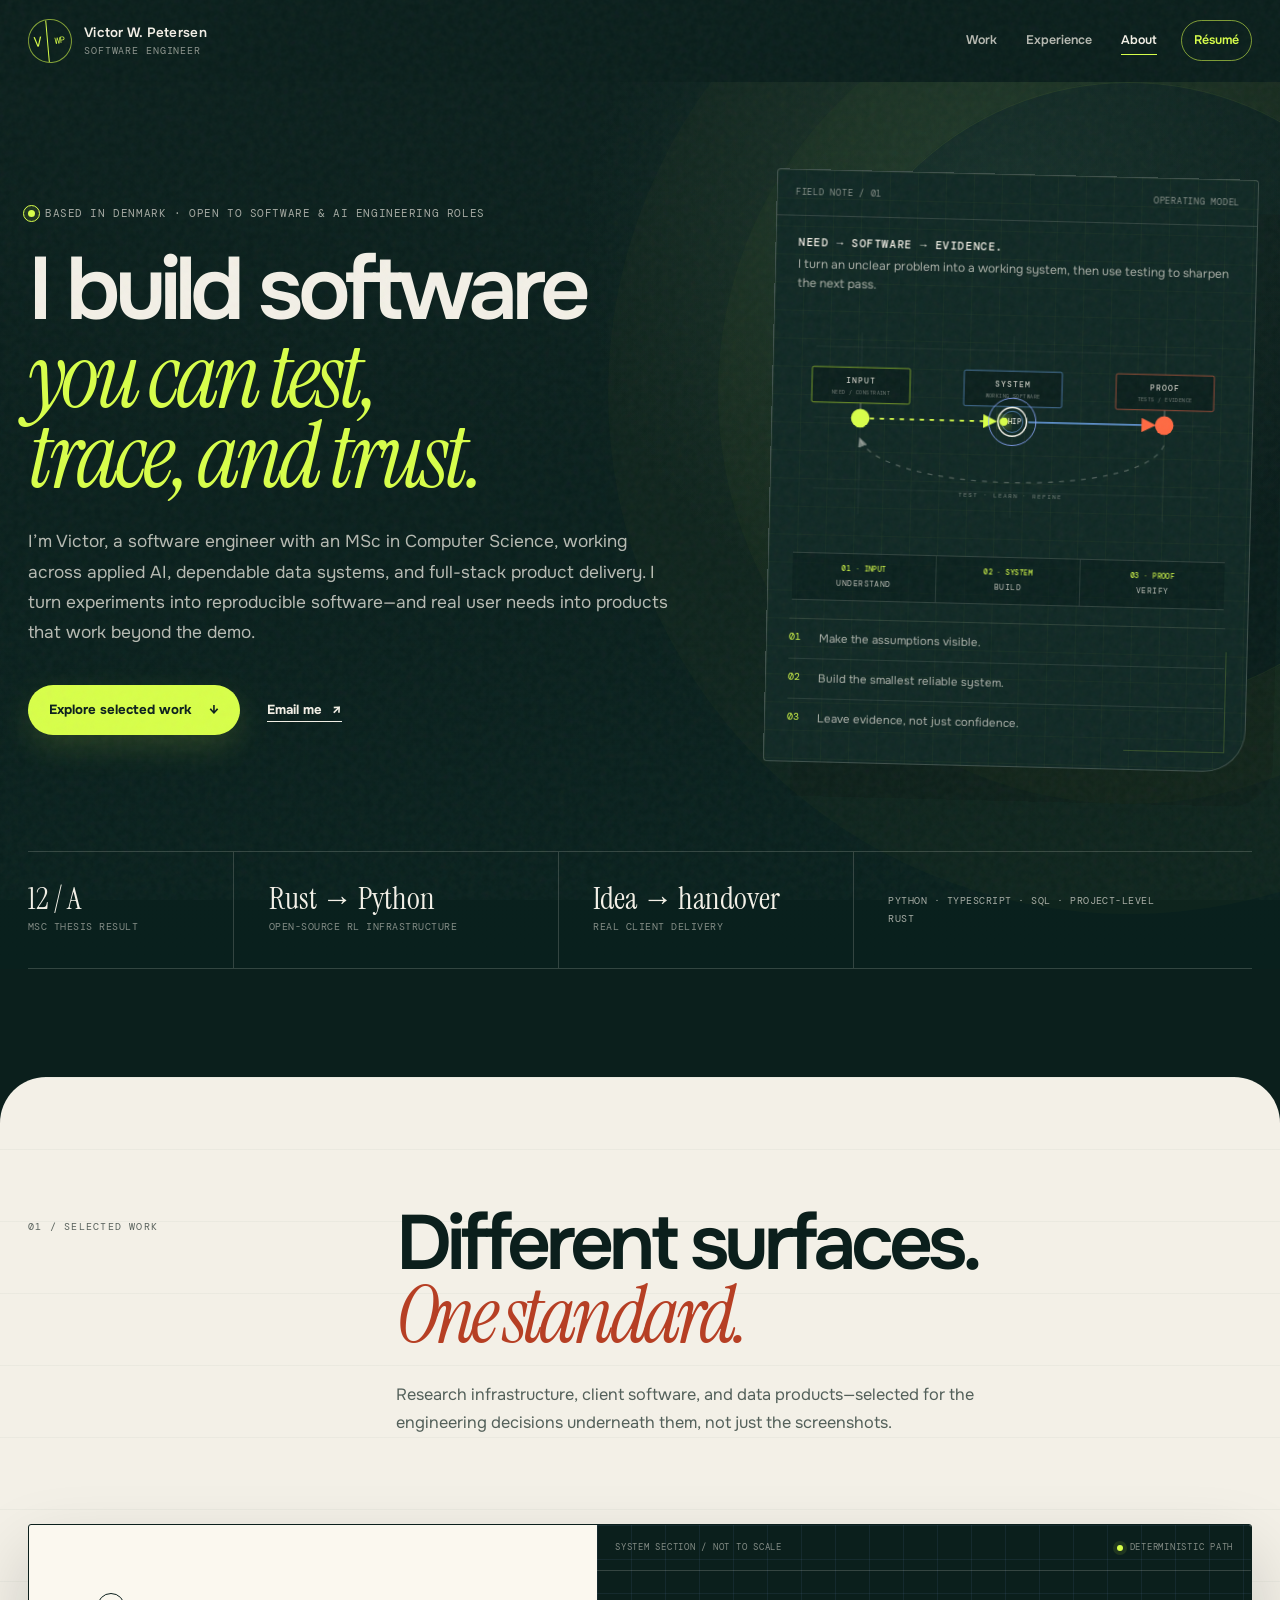
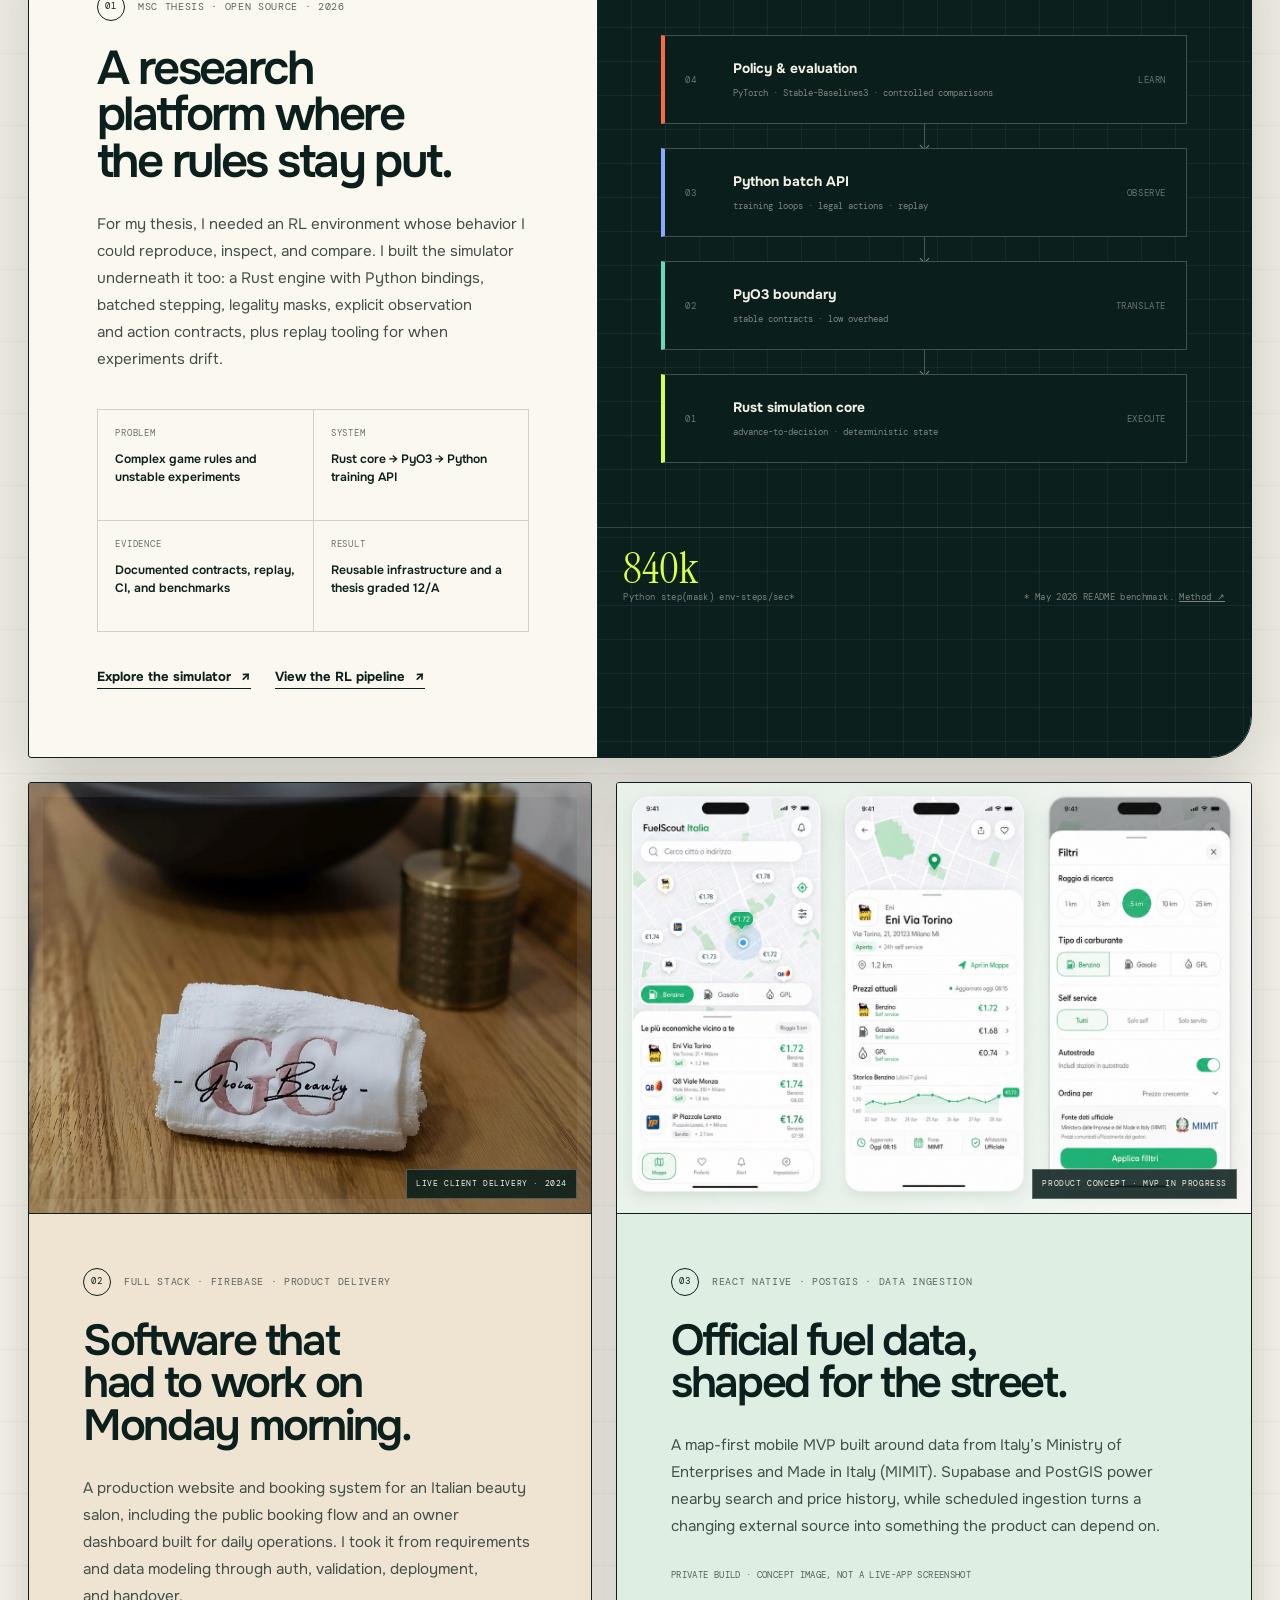
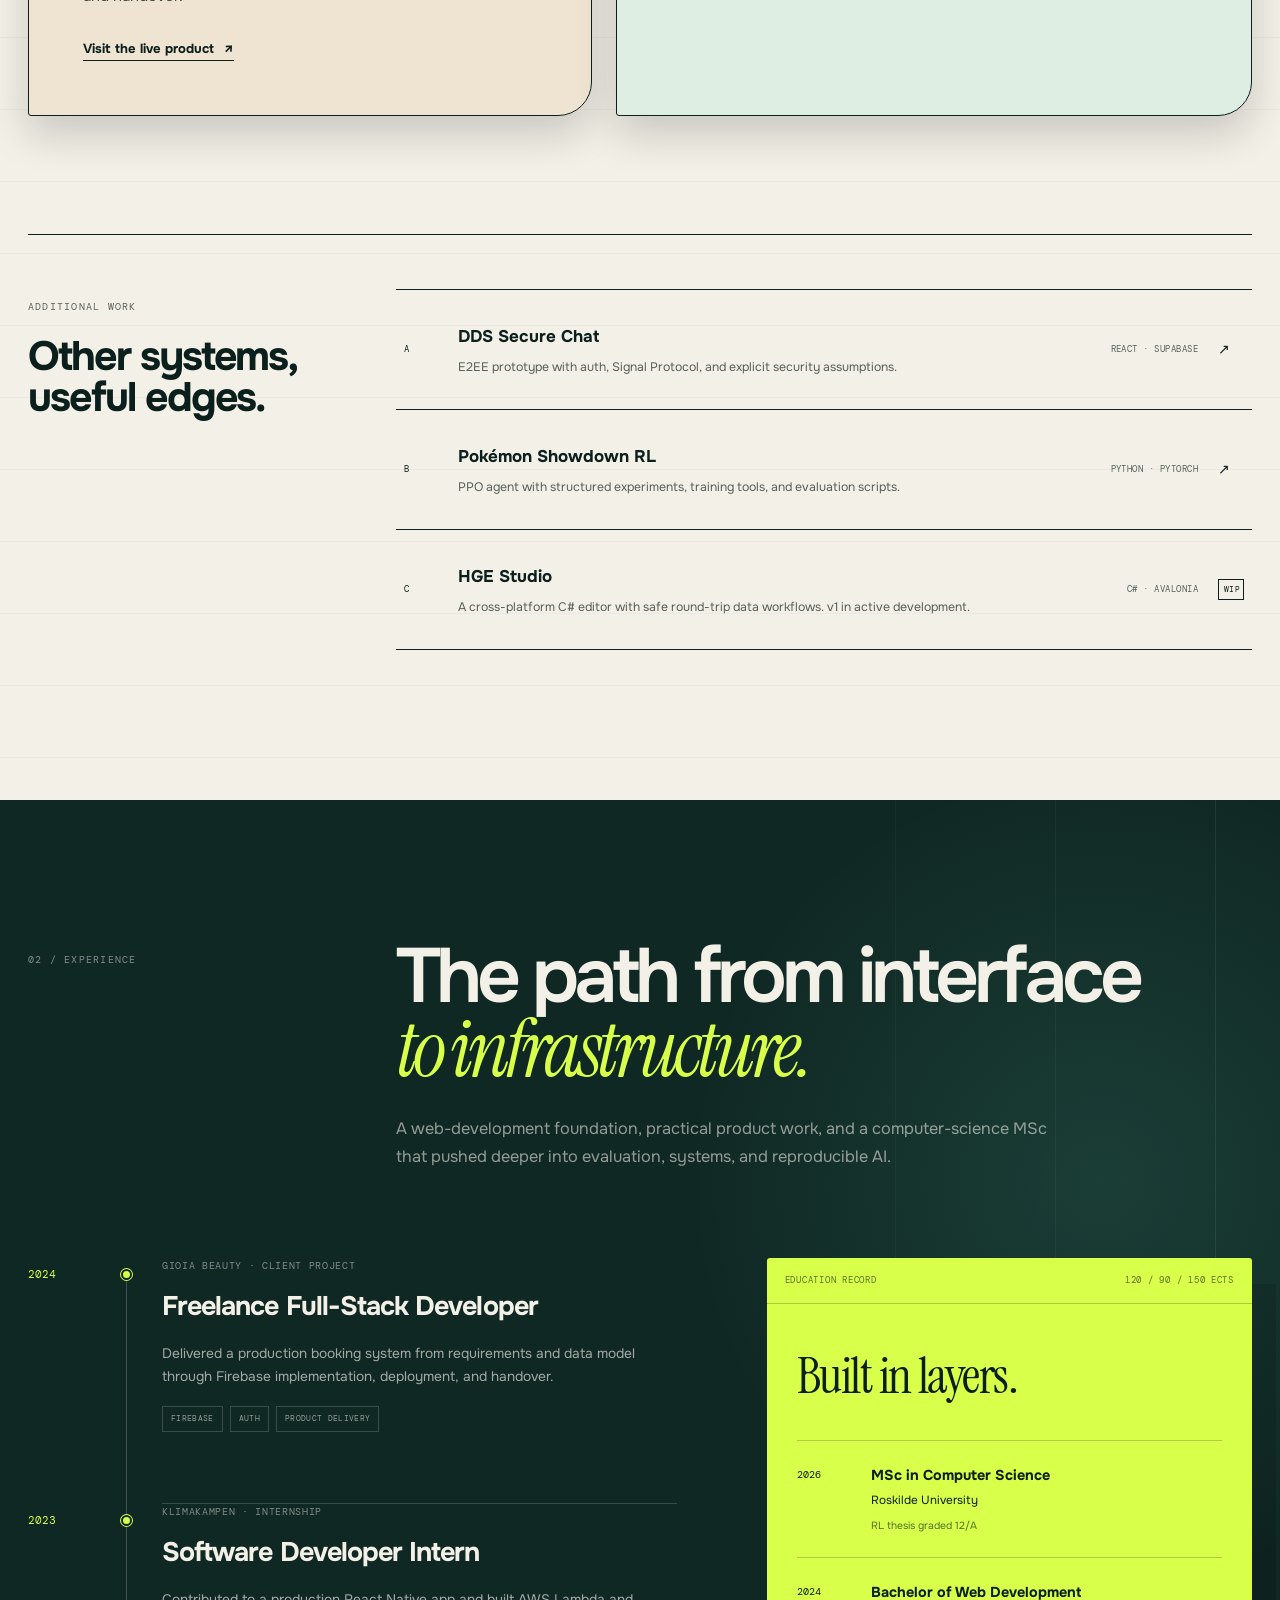
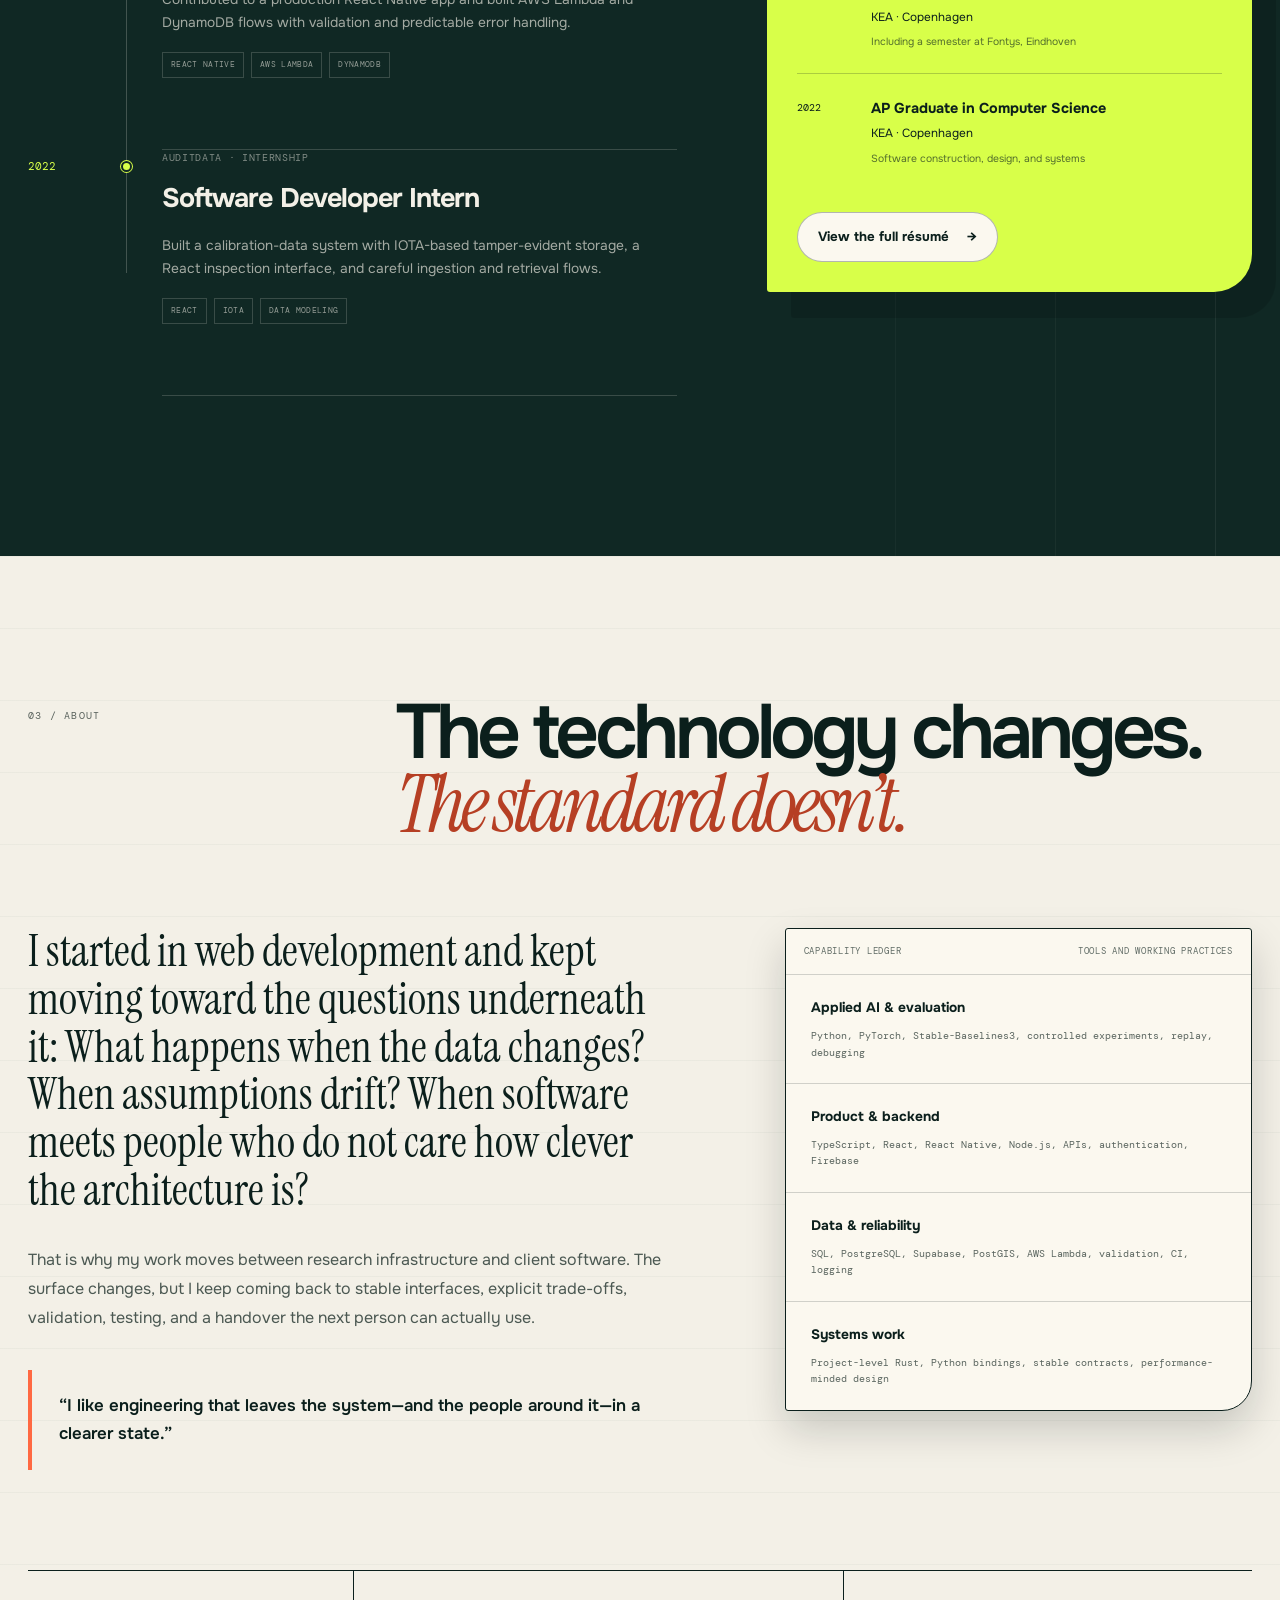
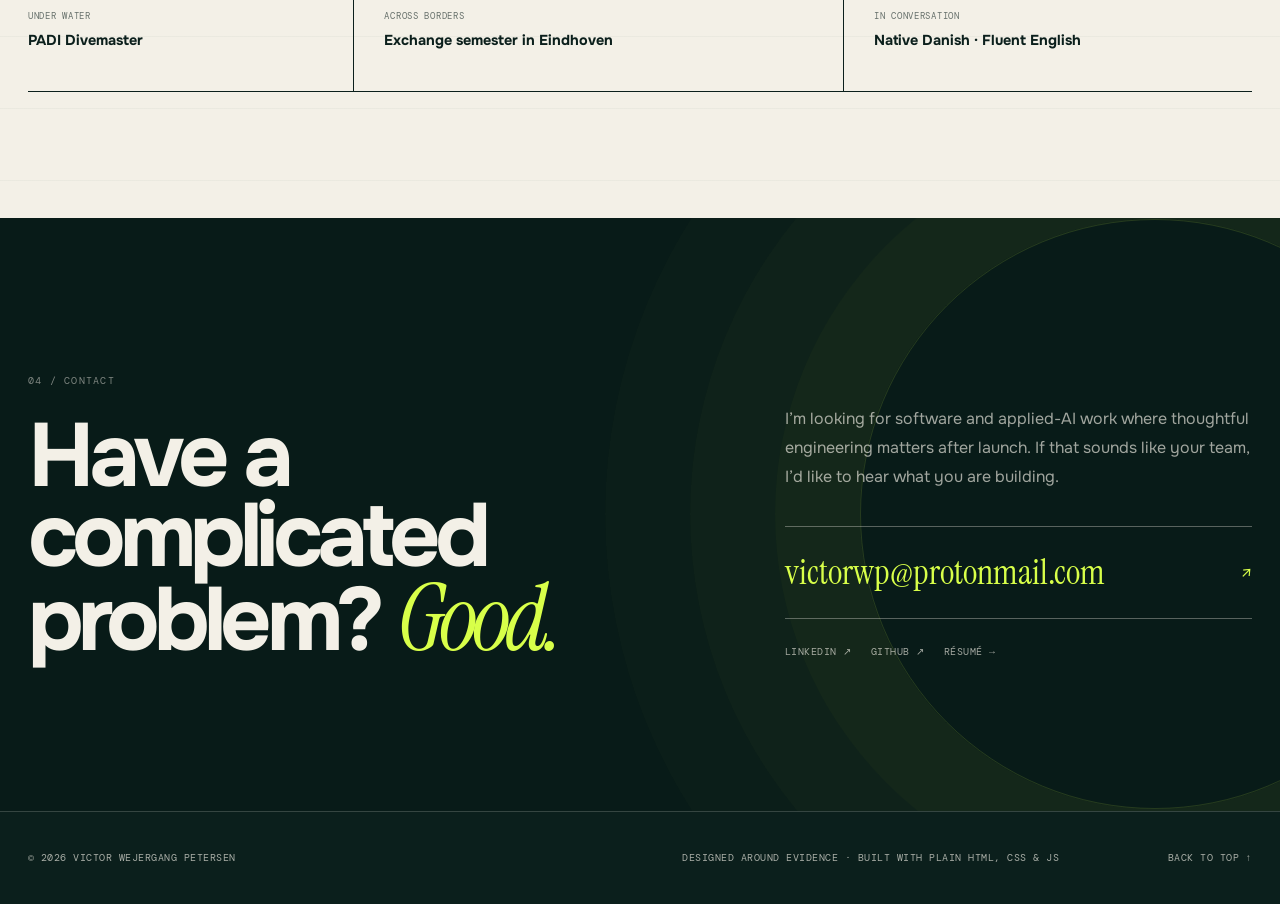
<file: index.html>
<!doctype html>
<html lang="en">
  <head>
    <meta charset="UTF-8" />
    <meta name="viewport" content="width=device-width, initial-scale=1" />
    <title>Victor W. Petersen — Software Engineer</title>
    <meta
      name="description"
      content="Victor Wejergang Petersen is a software engineer building reproducible AI systems, reliable backends, and full-stack products."
    />
    <meta name="author" content="Victor Wejergang Petersen" />
    <meta name="theme-color" content="#0b1f1c" />
    <meta name="robots" content="index,follow,max-image-preview:large,max-snippet:-1,max-video-preview:-1" />
    <link rel="canonical" href="https://victorwp.com/" />
    <link rel="alternate" type="text/plain" href="resume.txt" title="Plain-text résumé" />
    <link rel="alternate" type="application/json" href="resume.json" title="JSON Résumé" />

    <meta property="og:type" content="website" />
    <meta property="og:url" content="https://victorwp.com/" />
    <meta property="og:title" content="Victor W. Petersen — Software Engineer" />
    <meta
      property="og:description"
      content="Applied AI, dependable data systems, and full-stack products built to hold up beyond the demo."
    />
    <meta property="og:image" content="https://victorwp.com/assets/og-image.png" />
    <meta property="og:image:alt" content="Victor W. Petersen — software you can test, trace, and trust." />
    <meta name="twitter:card" content="summary_large_image" />
    <meta name="twitter:title" content="Victor W. Petersen — Software Engineer" />
    <meta
      name="twitter:description"
      content="Applied AI, dependable data systems, and full-stack products built to hold up beyond the demo."
    />
    <meta name="twitter:image" content="https://victorwp.com/assets/og-image.png" />

    <script>
      document.documentElement.classList.add("js");
    </script>
    <link rel="preconnect" href="https://fonts.googleapis.com" />
    <link rel="preconnect" href="https://fonts.gstatic.com" crossorigin />
    <link
      href="https://fonts.googleapis.com/css2?family=DM+Mono:wght@400;500&amp;family=Instrument+Serif:ital@0;1&amp;family=Onest:wght@400;500;600;700&amp;display=swap"
      rel="stylesheet"
    />
    <link rel="icon" href="favicon.svg" type="image/svg+xml" />
    <link rel="stylesheet" href="styles.css" />

    <script type="application/ld+json">
      {
        "@context": "https://schema.org",
        "@type": "Person",
        "name": "Victor Wejergang Petersen",
        "url": "https://victorwp.com",
        "email": "mailto:victorwp@protonmail.com",
        "jobTitle": "Software Engineer",
        "mainEntityOfPage": "https://victorwp.com/",
        "knowsLanguage": ["Danish", "English"],
        "award": "MSc thesis graded 12/A",
        "sameAs": [
          "https://github.com/victorwp288",
          "https://www.linkedin.com/in/vwp/"
        ],
        "alumniOf": [
          {
            "@type": "CollegeOrUniversity",
            "name": "Roskilde University"
          },
          {
            "@type": "CollegeOrUniversity",
            "name": "Copenhagen School of Design and Technology"
          }
        ],
        "knowsAbout": [
          "Software engineering",
          "Applied artificial intelligence",
          "Reinforcement learning",
          "Full-stack development",
          "Data systems"
        ],
        "hasOccupation": {
          "@type": "Occupation",
          "name": "Software Engineer",
          "skills": "Python, TypeScript, JavaScript, SQL, React, React Native, Node.js, PyTorch, PostgreSQL, Supabase, Firebase, project-level Rust"
        },
        "hasCredential": [
          {
            "@type": "EducationalOccupationalCredential",
            "name": "MSc in Computer Science",
            "credentialCategory": "Master's degree",
            "recognizedBy": {
              "@type": "CollegeOrUniversity",
              "name": "Roskilde University"
            }
          },
          {
            "@type": "EducationalOccupationalCredential",
            "name": "Bachelor of Web Development",
            "credentialCategory": "Bachelor's degree",
            "recognizedBy": {
              "@type": "CollegeOrUniversity",
              "name": "Copenhagen School of Design and Technology"
            }
          },
          {
            "@type": "EducationalOccupationalCredential",
            "name": "AP Graduate in Computer Science",
            "credentialCategory": "Academy profession degree",
            "recognizedBy": {
              "@type": "CollegeOrUniversity",
              "name": "Copenhagen School of Design and Technology"
            }
          }
        ]
      }
    </script>
  </head>
  <body>
    <a class="skip-link" href="#main-content">Skip to content</a>
    <div class="page-grain" aria-hidden="true"></div>

    <header class="site-header" data-header>
      <div class="site-header__inner">
        <a class="brand" href="#top">
          <span class="brand-mark" aria-hidden="true">
            <span>V</span>
            <span>WP</span>
          </span>
          <span class="brand-copy">
            <strong>Victor W. Petersen</strong>
            <small>Software engineer</small>
          </span>
        </a>

        <nav class="site-nav" aria-label="Primary navigation">
          <a href="#work" data-nav="work">Work</a>
          <a href="#experience" data-nav="experience">Experience</a>
          <a href="#about" data-nav="about">About</a>
          <a class="nav-cta" href="cv.html">Résumé</a>
        </nav>
      </div>
    </header>

    <main id="main-content">
      <section class="hero" id="top" aria-labelledby="hero-title">
        <div class="hero-grid page-shell">
          <div class="hero-copy" data-reveal>
            <p class="status-line">
              <span class="status-dot" aria-hidden="true"></span>
              Based in Denmark · Open to software &amp; AI engineering roles
            </p>
            <h1 id="hero-title">
              <span>I build software</span>
              <em>you can test, trace, and trust.</em>
            </h1>
            <p class="hero-lede">
              I’m Victor, a software engineer with an MSc in Computer Science, working across
              applied AI, dependable data systems, and full-stack product delivery. I turn experiments
              into reproducible software—and real user needs into products that work beyond
              the demo.
            </p>
            <div class="hero-actions" aria-label="Primary actions">
              <a class="button button--signal" href="#work">
                Explore selected work
                <span aria-hidden="true">↓</span>
              </a>
              <a class="text-link text-link--light" href="mailto:victorwp@protonmail.com">
                Email me
                <span aria-hidden="true">↗</span>
              </a>
            </div>
          </div>

          <aside class="system-card" data-reveal style="--delay: 120ms" aria-label="Engineering approach">
            <div class="system-card__topline">
              <span>Field note / 01</span>
              <span>Operating model</span>
            </div>

            <p class="system-card__summary">
              <strong>Need → software → evidence.</strong>
              I turn an unclear problem into a working system, then use testing to sharpen the next pass.
            </p>

            <div class="system-orbit" data-orbit>
              <svg viewBox="0 0 540 300" aria-hidden="true">
                <defs>
                  <filter id="softGlow" x="-40%" y="-40%" width="180%" height="180%">
                    <feGaussianBlur stdDeviation="7" result="blur" />
                    <feMerge>
                      <feMergeNode in="blur" />
                      <feMergeNode in="SourceGraphic" />
                    </feMerge>
                  </filter>
                  <marker id="flowArrowSignal" viewBox="0 0 8 8" refX="7" refY="4" markerWidth="8" markerHeight="8" orient="auto">
                    <path d="M0 0L8 4L0 8Z" />
                  </marker>
                  <marker id="flowArrowWarm" viewBox="0 0 8 8" refX="7" refY="4" markerWidth="8" markerHeight="8" orient="auto">
                    <path d="M0 0L8 4L0 8Z" />
                  </marker>
                  <marker id="feedbackArrow" viewBox="0 0 8 8" refX="7" refY="4" markerWidth="8" markerHeight="8" orient="auto">
                    <path d="M0 0L8 4L0 8Z" />
                  </marker>
                </defs>
                <path class="orbit-grid" d="M36 52H504M36 136H504M36 220H504M90 34V250M270 34V250M450 34V250" />
                <path class="orbit-path orbit-path--to-system" d="M102 136H250" marker-end="url(#flowArrowSignal)" />
                <path class="orbit-path orbit-path--to-proof" d="M290 136H438" marker-end="url(#flowArrowWarm)" />
                <path class="orbit-path orbit-path--feedback" d="M450 160C425 224 115 224 90 160" marker-end="url(#feedbackArrow)" />

                <path class="orbit-label__leader" d="M90 118V126M270 118V126M450 118V126" />
                <g class="orbit-label orbit-label--input">
                  <rect class="orbit-label__plate" x="32" y="76" width="116" height="42" rx="2" />
                  <text class="orbit-label__title" x="90" y="91">INPUT</text>
                  <text class="orbit-label__detail" x="90" y="106">NEED / CONSTRAINT</text>
                </g>
                <g class="orbit-label orbit-label--system">
                  <rect class="orbit-label__plate" x="212" y="76" width="116" height="42" rx="2" />
                  <text class="orbit-label__title" x="270" y="91">SYSTEM</text>
                  <text class="orbit-label__detail" x="270" y="106">WORKING SOFTWARE</text>
                </g>
                <g class="orbit-label orbit-label--proof">
                  <rect class="orbit-label__plate" x="392" y="76" width="116" height="42" rx="2" />
                  <text class="orbit-label__title" x="450" y="91">PROOF</text>
                  <text class="orbit-label__detail" x="450" y="106">TESTS / EVIDENCE</text>
                </g>

                <circle class="orbit-node orbit-node--signal" cx="90" cy="136" r="10" />
                <circle class="orbit-node orbit-node--warm" cx="450" cy="136" r="10" />
                <circle class="orbit-pulse" cx="270" cy="136" r="28" />
                <g class="orbit-hub" transform="translate(270 136)">
                  <circle class="orbit-node orbit-node--hub" r="17" />
                  <circle class="orbit-hub__ring" r="12.5" />
                  <text class="orbit-center" x="0" y="0">SHIP</text>
                </g>
                <g class="orbit-runner" filter="url(#softGlow)">
                  <circle r="5" />
                  <animateMotion dur="4.8s" repeatCount="1" fill="freeze" path="M90 136H450" />
                </g>
                <text class="orbit-feedback-label" x="270" y="224">TEST · LEARN · REFINE</text>
              </svg>
              <div class="system-orbit__stages" aria-hidden="true">
                <span><b>01 · Input</b> Understand</span>
                <span><b>02 · System</b> Build</span>
                <span><b>03 · Proof</b> Verify</span>
              </div>
            </div>

            <div class="system-card__legend">
              <p><span>01</span> Make the assumptions visible.</p>
              <p><span>02</span> Build the smallest reliable system.</p>
              <p><span>03</span> Leave evidence, not just confidence.</p>
            </div>
          </aside>
        </div>

        <div class="evidence-strip page-shell" data-reveal style="--delay: 180ms" aria-label="Key facts">
          <div class="evidence-item">
            <strong>12 / A</strong>
            <span>MSc thesis result</span>
          </div>
          <div class="evidence-item">
            <strong>Rust → Python</strong>
            <span>Open-source RL infrastructure</span>
          </div>
          <div class="evidence-item">
            <strong>Idea → handover</strong>
            <span>Real client delivery</span>
          </div>
          <div class="evidence-item evidence-item--quiet">
            <span>Python · TypeScript · SQL · project-level Rust</span>
          </div>
        </div>
      </section>

      <section class="work-section paper-section" id="work" aria-labelledby="work-title">
        <div class="page-shell">
          <header class="section-heading" data-reveal>
            <p class="section-index">01 / Selected work</p>
            <div>
              <h2 id="work-title">Different surfaces.<br /><em>One standard.</em></h2>
              <p>
                Research infrastructure, client software, and data products—selected for
                the engineering decisions underneath them, not just the screenshots.
              </p>
            </div>
          </header>

          <article class="flagship-project" data-reveal aria-labelledby="weiss-title">
            <div class="flagship-project__content">
              <div class="project-kicker">
                <span class="project-number">01</span>
                <span>MSc thesis · Open source · 2026</span>
              </div>
              <h3 id="weiss-title">A research platform where the rules stay put.</h3>
              <p class="project-intro">
                For my thesis, I needed an RL environment whose behavior I could reproduce,
                inspect, and compare. I built the simulator underneath it too: a Rust engine
                with Python bindings, batched stepping, legality masks, explicit observation
                and action contracts, plus replay tooling for when experiments drift.
              </p>

              <dl class="project-proof">
                <div>
                  <dt>Problem</dt>
                  <dd>Complex game rules and unstable experiments</dd>
                </div>
                <div>
                  <dt>System</dt>
                  <dd>Rust core → PyO3 → Python training API</dd>
                </div>
                <div>
                  <dt>Evidence</dt>
                  <dd>Documented contracts, replay, CI, and benchmarks</dd>
                </div>
                <div>
                  <dt>Result</dt>
                  <dd>Reusable infrastructure and a thesis graded 12/A</dd>
                </div>
              </dl>

              <div class="project-links">
                <a
                  class="text-link"
                  href="https://github.com/victorwp288/weiss-schwarz-simulator"
                  target="_blank"
                  rel="noopener noreferrer"
                >
                  Explore the simulator <span aria-hidden="true">↗</span>
                </a>
                <a
                  class="text-link"
                  href="https://github.com/victorwp288/weiss_schwarz_rl"
                  target="_blank"
                  rel="noopener noreferrer"
                >
                  View the RL pipeline <span aria-hidden="true">↗</span>
                </a>
              </div>
            </div>

            <div class="architecture-board" aria-label="Weiss Schwarz project architecture">
              <div class="architecture-board__header">
                <span>System section / not to scale</span>
                <span class="live-signal"><i aria-hidden="true"></i> deterministic path</span>
              </div>
              <div class="architecture-stack">
                <div class="architecture-layer architecture-layer--policy">
                  <span>04</span>
                  <div>
                    <strong>Policy &amp; evaluation</strong>
                    <small>PyTorch · Stable-Baselines3 · controlled comparisons</small>
                  </div>
                  <b>LEARN</b>
                </div>
                <div class="architecture-connector" aria-hidden="true"><span></span></div>
                <div class="architecture-layer architecture-layer--api">
                  <span>03</span>
                  <div>
                    <strong>Python batch API</strong>
                    <small>training loops · legal actions · replay</small>
                  </div>
                  <b>OBSERVE</b>
                </div>
                <div class="architecture-connector" aria-hidden="true"><span></span></div>
                <div class="architecture-layer architecture-layer--binding">
                  <span>02</span>
                  <div>
                    <strong>PyO3 boundary</strong>
                    <small>stable contracts · low overhead</small>
                  </div>
                  <b>TRANSLATE</b>
                </div>
                <div class="architecture-connector" aria-hidden="true"><span></span></div>
                <div class="architecture-layer architecture-layer--core">
                  <span>01</span>
                  <div>
                    <strong>Rust simulation core</strong>
                    <small>advance-to-decision · deterministic state</small>
                  </div>
                  <b>EXECUTE</b>
                </div>
              </div>
              <div class="architecture-board__footer">
                <div>
                  <strong>840k</strong>
                  <span>Python step(mask) env-steps/sec*</span>
                </div>
                <p>
                  * May 2026 README benchmark.
                  <a
                    href="https://github.com/victorwp288/weiss-schwarz-simulator/blob/main/docs/performance_benchmarks.md"
                    target="_blank"
                    rel="noopener noreferrer"
                  >Method ↗</a>
                </p>
              </div>
            </div>
          </article>

          <div class="project-grid">
            <article class="project-card project-card--warm" data-reveal aria-labelledby="gioia-title">
              <figure class="project-visual project-visual--gioia">
                <img
                  src="assets/gioia-beauty.jpg"
                  width="900"
                  height="843"
                  alt="Gioia Beauty salon towels beside a black basin and brass containers"
                />
                <figcaption>Live client delivery · 2024</figcaption>
              </figure>
              <div class="project-card__body">
                <div class="project-kicker">
                  <span class="project-number">02</span>
                  <span>Full stack · Firebase · Product delivery</span>
                </div>
                <h3 id="gioia-title">Software that had to work on Monday morning.</h3>
                <p>
                  A production website and booking system for an Italian beauty salon,
                  including the public booking flow and an owner dashboard built for daily
                  operations. I took it from requirements and data modeling through auth,
                  validation, deployment, and handover.
                </p>
                <a
                  class="text-link"
                  href="https://www.gioiabeauty.net"
                  target="_blank"
                  rel="noopener noreferrer"
                >
                  Visit the live product <span aria-hidden="true">↗</span>
                </a>
              </div>
            </article>

            <article class="project-card project-card--green" data-reveal style="--delay: 100ms" aria-labelledby="fuel-title">
              <figure class="project-visual project-visual--fuel">
                <img
                  src="assets/fuelscout-concept.jpg"
                  width="1440"
                  height="960"
                  alt="FuelScout Italia concept showing map, station details, prices, and filters on three phone screens"
                />
                <figcaption>Product concept · MVP in progress</figcaption>
              </figure>
              <div class="project-card__body">
                <div class="project-kicker">
                  <span class="project-number">03</span>
                  <span>React Native · PostGIS · Data ingestion</span>
                </div>
                <h3 id="fuel-title">Official fuel data, shaped for the street.</h3>
                <p>
                  A map-first mobile MVP built around data from Italy’s Ministry of Enterprises
                  and Made in Italy (MIMIT). Supabase and PostGIS power nearby search and price
                  history, while scheduled ingestion turns a changing external source into
                  something the product can depend on.
                </p>
                <span class="project-note">Private build · Concept image, not a live-app screenshot</span>
              </div>
            </article>
          </div>

          <section class="more-work" aria-labelledby="more-work-title" data-reveal>
            <div class="more-work__heading">
              <p class="section-index">Additional work</p>
              <h3 id="more-work-title">Other systems,<br />useful edges.</h3>
            </div>
            <div class="more-work__list">
              <a
                class="work-row"
                href="https://github.com/victorwp288/DDS_Secure_chat_web"
                target="_blank"
                rel="noopener noreferrer"
              >
                <span class="work-row__index">A</span>
                <span class="work-row__main">
                  <strong>DDS Secure Chat</strong>
                  <small>E2EE prototype with auth, Signal Protocol, and explicit security assumptions.</small>
                </span>
                <span class="work-row__tags">React · Supabase</span>
                <span class="work-row__arrow" aria-hidden="true">↗</span>
              </a>
              <a
                class="work-row"
                href="https://github.com/victorwp288/poke_rl_doubles"
                target="_blank"
                rel="noopener noreferrer"
              >
                <span class="work-row__index">B</span>
                <span class="work-row__main">
                  <strong>Pokémon Showdown RL</strong>
                  <small>PPO agent with structured experiments, training tools, and evaluation scripts.</small>
                </span>
                <span class="work-row__tags">Python · PyTorch</span>
                <span class="work-row__arrow" aria-hidden="true">↗</span>
              </a>
              <div class="work-row work-row--static">
                <span class="work-row__index">C</span>
                <span class="work-row__main">
                  <strong>HGE Studio</strong>
                  <small>A cross-platform C# editor with safe round-trip data workflows. v1 in active development.</small>
                </span>
                <span class="work-row__tags">C# · Avalonia</span>
                <span class="work-row__arrow work-row__arrow--label">WIP</span>
              </div>
            </div>
          </section>
        </div>
      </section>

      <section class="experience-section" id="experience" aria-labelledby="experience-title">
        <div class="page-shell">
          <header class="section-heading section-heading--dark" data-reveal>
            <p class="section-index">02 / Experience</p>
            <div>
              <h2 id="experience-title">The path from interface<br /><em>to infrastructure.</em></h2>
              <p>
                A web-development foundation, practical product work, and a computer-science
                MSc that pushed deeper into evaluation, systems, and reproducible AI.
              </p>
            </div>
          </header>

          <div class="career-layout">
            <div class="timeline" aria-label="Professional experience">
              <article class="timeline-item" data-reveal>
                <div class="timeline-date">2024</div>
                <div class="timeline-marker" aria-hidden="true"><span></span></div>
                <div class="timeline-content">
                  <p class="timeline-place">Gioia Beauty · Client project</p>
                  <h3>Freelance Full-Stack Developer</h3>
                  <p>
                    Delivered a production booking system from requirements and data model
                    through Firebase implementation, deployment, and handover.
                  </p>
                  <ul class="inline-tags" aria-label="Technologies">
                    <li>Firebase</li>
                    <li>Auth</li>
                    <li>Product delivery</li>
                  </ul>
                </div>
              </article>

              <article class="timeline-item" data-reveal>
                <div class="timeline-date">2023</div>
                <div class="timeline-marker" aria-hidden="true"><span></span></div>
                <div class="timeline-content">
                  <p class="timeline-place">Klimakampen · Internship</p>
                  <h3>Software Developer Intern</h3>
                  <p>
                    Contributed to a production React Native app and built AWS Lambda and
                    DynamoDB flows with validation and predictable error handling.
                  </p>
                  <ul class="inline-tags" aria-label="Technologies">
                    <li>React Native</li>
                    <li>AWS Lambda</li>
                    <li>DynamoDB</li>
                  </ul>
                </div>
              </article>

              <article class="timeline-item" data-reveal>
                <div class="timeline-date">2022</div>
                <div class="timeline-marker" aria-hidden="true"><span></span></div>
                <div class="timeline-content">
                  <p class="timeline-place">Auditdata · Internship</p>
                  <h3>Software Developer Intern</h3>
                  <p>
                    Built a calibration-data system with IOTA-based tamper-evident storage,
                    a React inspection interface, and careful ingestion and retrieval flows.
                  </p>
                  <ul class="inline-tags" aria-label="Technologies">
                    <li>React</li>
                    <li>IOTA</li>
                    <li>Data modeling</li>
                  </ul>
                </div>
              </article>
            </div>

            <aside class="education-panel" data-reveal aria-labelledby="education-title">
              <div class="education-panel__topline">
                <span>Education record</span>
                <span>120 / 90 / 150 ECTS</span>
              </div>
              <h3 id="education-title">Built in layers.</h3>
              <ol class="education-list">
                <li>
                  <span>2026</span>
                  <div>
                    <strong>MSc in Computer Science</strong>
                    <p>Roskilde University</p>
                    <small>RL thesis graded 12/A</small>
                  </div>
                </li>
                <li>
                  <span>2024</span>
                  <div>
                    <strong>Bachelor of Web Development</strong>
                    <p>KEA · Copenhagen</p>
                    <small>Including a semester at Fontys, Eindhoven</small>
                  </div>
                </li>
                <li>
                  <span>2022</span>
                  <div>
                    <strong>AP Graduate in Computer Science</strong>
                    <p>KEA · Copenhagen</p>
                    <small>Software construction, design, and systems</small>
                  </div>
                </li>
              </ol>
              <a class="button button--paper" href="cv.html">
                View the full résumé
                <span aria-hidden="true">→</span>
              </a>
            </aside>
          </div>
        </div>
      </section>

      <section class="about-section paper-section" id="about" aria-labelledby="about-title">
        <div class="page-shell">
          <header class="section-heading" data-reveal>
            <p class="section-index">03 / About</p>
            <div>
              <h2 id="about-title">The technology changes.<br /><em>The standard doesn’t.</em></h2>
            </div>
          </header>

          <div class="about-layout">
            <div class="about-story" data-reveal>
              <p class="about-story__lead">
                I started in web development and kept moving toward the questions underneath
                it: What happens when the data changes? When assumptions drift? When software
                meets people who do not care how clever the architecture is?
              </p>
              <p>
                That is why my work moves between research infrastructure and client software.
                The surface changes, but I keep coming back to stable interfaces, explicit
                trade-offs, validation, testing, and a handover the next person can actually use.
              </p>
              <blockquote>
                “I like engineering that leaves the system—and the people around it—in a
                clearer state.”
              </blockquote>
            </div>

            <div class="capability-ledger" data-reveal style="--delay: 100ms">
              <div class="capability-ledger__topline">
                <span>Capability ledger</span>
                <span>Tools and working practices</span>
              </div>
              <dl>
                <div>
                  <dt>Applied AI &amp; evaluation</dt>
                  <dd>Python, PyTorch, Stable-Baselines3, controlled experiments, replay, debugging</dd>
                </div>
                <div>
                  <dt>Product &amp; backend</dt>
                  <dd>TypeScript, React, React Native, Node.js, APIs, authentication, Firebase</dd>
                </div>
                <div>
                  <dt>Data &amp; reliability</dt>
                  <dd>SQL, PostgreSQL, Supabase, PostGIS, AWS Lambda, validation, CI, logging</dd>
                </div>
                <div>
                  <dt>Systems work</dt>
                  <dd>Project-level Rust, Python bindings, stable contracts, performance-minded design</dd>
                </div>
              </dl>
            </div>
          </div>

          <div class="human-strip" data-reveal aria-label="Beyond software">
            <div>
              <span>Under water</span>
              <strong>PADI Divemaster</strong>
            </div>
            <div>
              <span>Across borders</span>
              <strong>Exchange semester in Eindhoven</strong>
            </div>
            <div>
              <span>In conversation</span>
              <strong>Native Danish · Fluent English</strong>
            </div>
          </div>
        </div>
      </section>

      <section class="contact-section" id="contact" aria-labelledby="contact-title">
        <div class="contact-section__orbit" aria-hidden="true"></div>
        <div class="page-shell contact-layout">
          <div data-reveal>
            <p class="section-index">04 / Contact</p>
            <h2 id="contact-title">Have a complicated<br />problem? <em>Good.</em></h2>
          </div>
          <div class="contact-copy" data-reveal style="--delay: 100ms">
            <p>
              I’m looking for software and applied-AI work where thoughtful engineering
              matters after launch. If that sounds like your team, I’d like to hear what
              you are building.
            </p>
            <a class="contact-email" href="mailto:victorwp@protonmail.com">
              victorwp@protonmail.com
              <span aria-hidden="true">↗</span>
            </a>
            <div class="contact-links" aria-label="Social profiles">
              <a href="https://www.linkedin.com/in/vwp/" target="_blank" rel="me noopener noreferrer">LinkedIn ↗</a>
              <a href="https://github.com/victorwp288" target="_blank" rel="me noopener noreferrer">GitHub ↗</a>
              <a href="cv.html">Résumé →</a>
            </div>
          </div>
        </div>
      </section>
    </main>

    <footer class="site-footer">
      <div class="page-shell site-footer__inner">
        <p>© <span data-year>2026</span> Victor Wejergang Petersen</p>
        <p>Designed around evidence · Built with plain HTML, CSS &amp; JS</p>
        <a href="#top">Back to top ↑</a>
      </div>
    </footer>

    <script src="script.js"></script>
  </body>
</html>
</file>
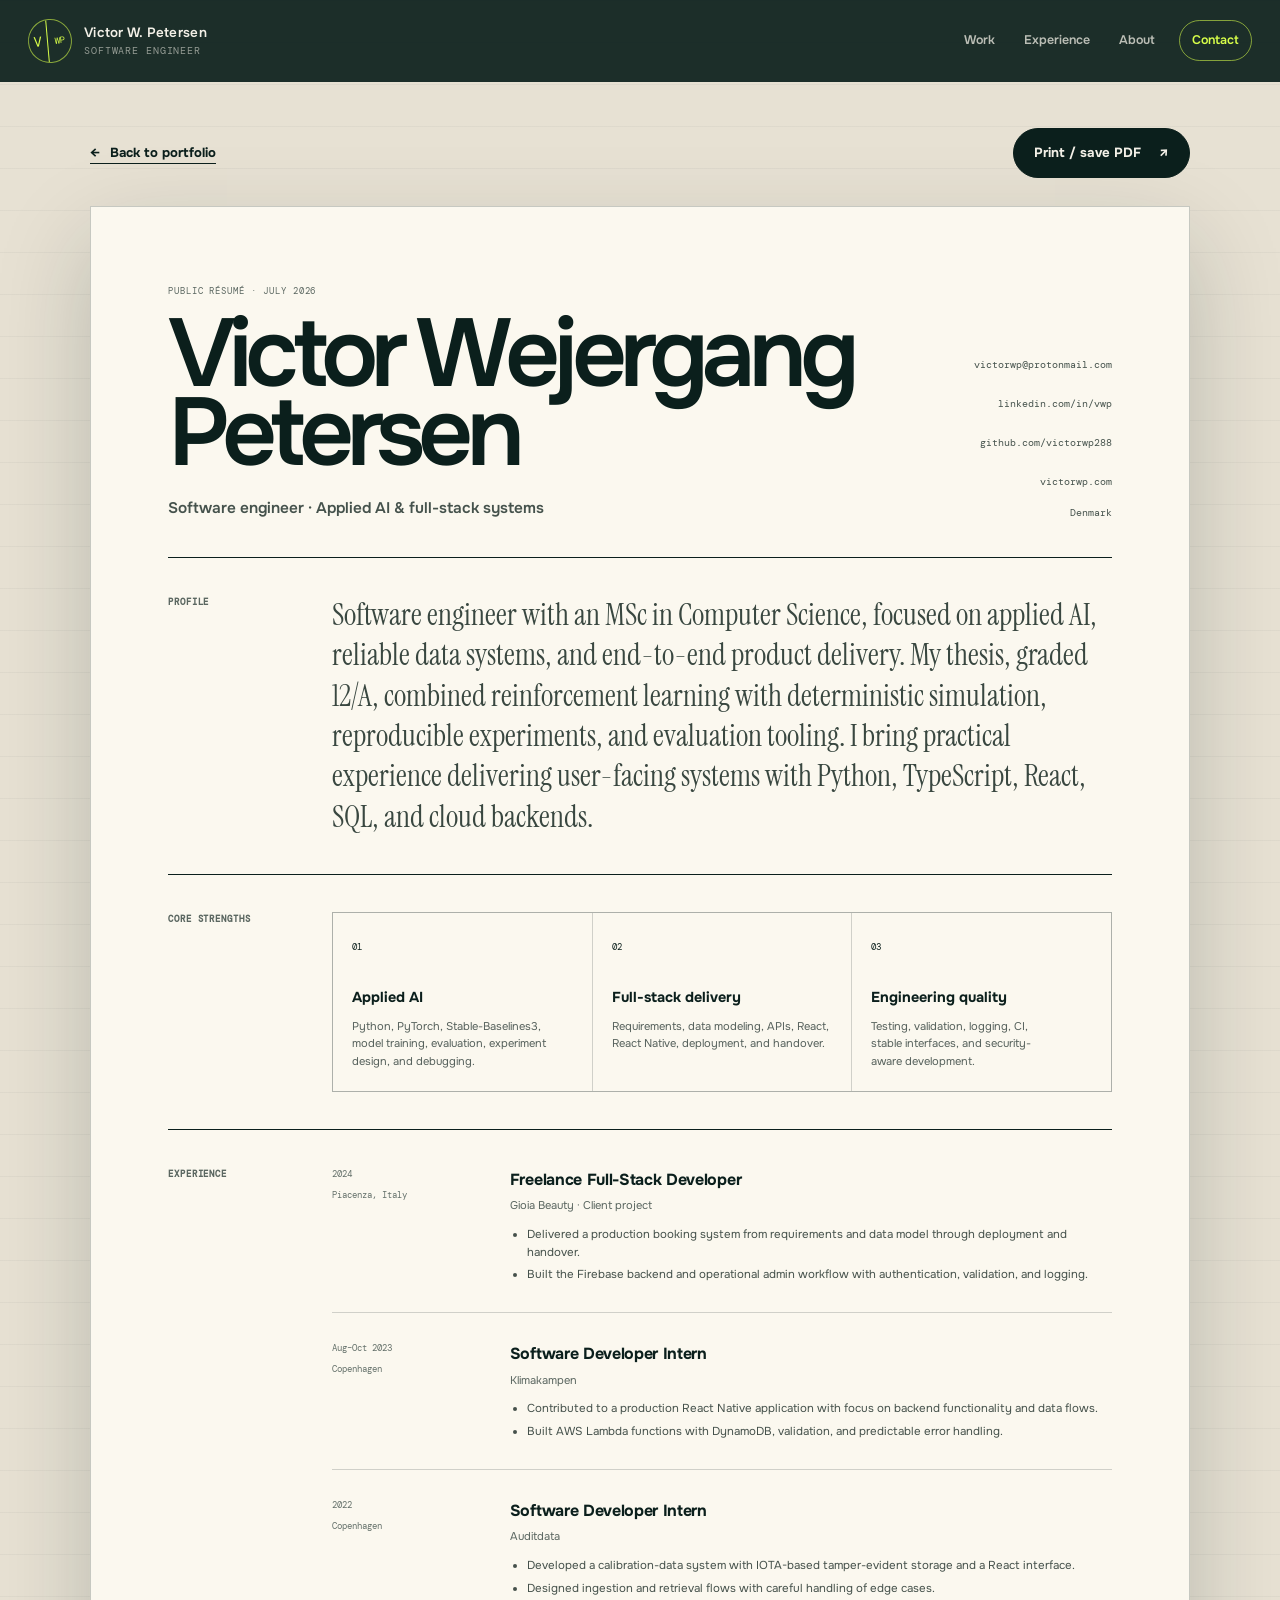
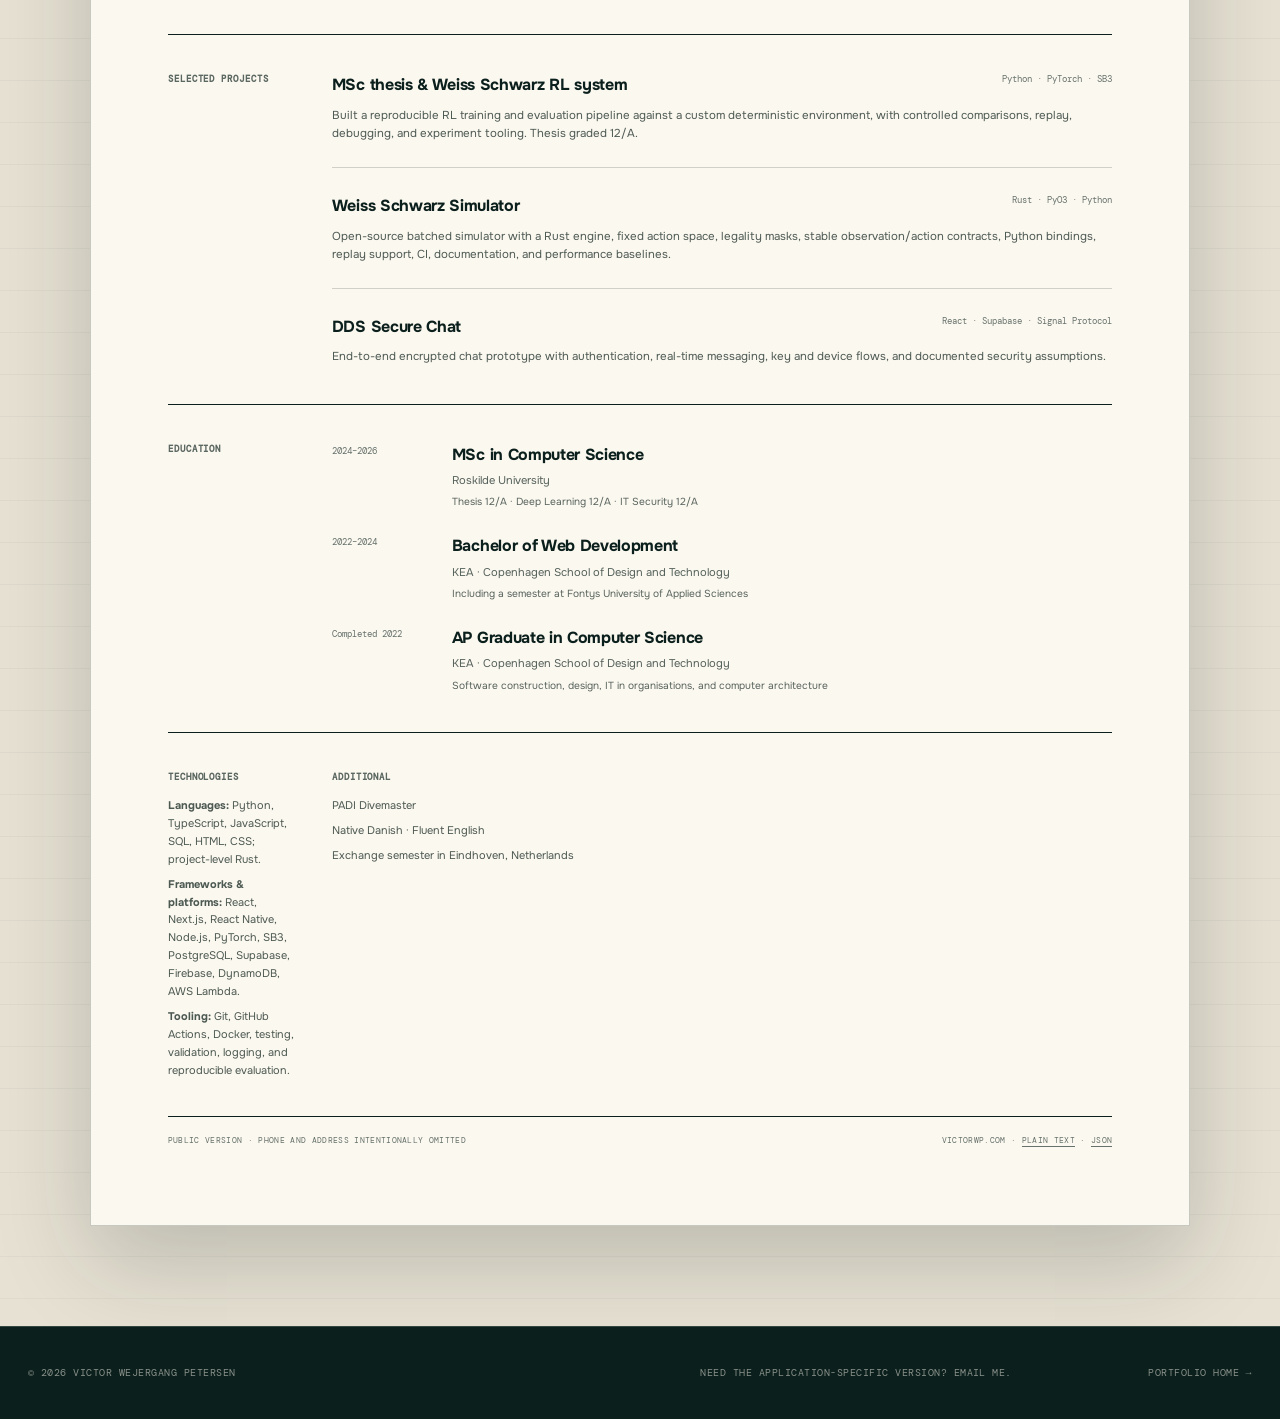
<file: cv.html>
<!doctype html>
<html lang="en">
  <head>
    <meta charset="UTF-8" />
    <meta name="viewport" content="width=device-width, initial-scale=1" />
    <title>Résumé — Victor W. Petersen</title>
    <meta
      name="description"
      content="Public résumé for Victor Wejergang Petersen, software engineer working across applied AI, full-stack development, and dependable data systems."
    />
    <meta name="theme-color" content="#0b1f1c" />
    <meta name="robots" content="index,follow,max-image-preview:large,max-snippet:-1,max-video-preview:-1" />
    <link rel="canonical" href="https://victorwp.com/cv.html" />
    <link rel="alternate" type="text/plain" href="resume.txt" title="Plain-text résumé" />
    <link rel="alternate" type="application/json" href="resume.json" title="JSON Résumé" />
    <meta property="og:type" content="profile" />
    <meta property="og:url" content="https://victorwp.com/cv.html" />
    <meta property="og:title" content="Résumé — Victor W. Petersen" />
    <meta
      property="og:description"
      content="Software engineer working across applied AI, full-stack development, and dependable data systems."
    />
    <meta property="og:image" content="https://victorwp.com/assets/og-image.png" />
    <meta property="og:image:alt" content="Victor W. Petersen — software you can test, trace, and trust." />
    <meta name="twitter:card" content="summary_large_image" />
    <meta name="twitter:title" content="Résumé — Victor W. Petersen" />
    <meta
      name="twitter:description"
      content="Software engineer working across applied AI, full-stack development, and dependable data systems."
    />
    <meta name="twitter:image" content="https://victorwp.com/assets/og-image.png" />
    <script>
      document.documentElement.classList.add("js");
    </script>
    <link rel="preconnect" href="https://fonts.googleapis.com" />
    <link rel="preconnect" href="https://fonts.gstatic.com" crossorigin />
    <link
      href="https://fonts.googleapis.com/css2?family=DM+Mono:wght@400;500&amp;family=Instrument+Serif:ital@0;1&amp;family=Onest:wght@400;500;600;700&amp;display=swap"
      rel="stylesheet"
    />
    <link rel="icon" href="favicon.svg" type="image/svg+xml" />
    <link rel="stylesheet" href="styles.css" />
    <script type="application/ld+json">
      {
        "@context": "https://schema.org",
        "@type": "ProfilePage",
        "name": "Résumé — Victor Wejergang Petersen",
        "url": "https://victorwp.com/cv.html",
        "mainEntity": {
          "@type": "Person",
          "name": "Victor Wejergang Petersen",
          "url": "https://victorwp.com",
          "email": "mailto:victorwp@protonmail.com",
          "jobTitle": "Software Engineer",
          "knowsLanguage": ["Danish", "English"],
          "award": "MSc thesis graded 12/A",
          "sameAs": [
            "https://github.com/victorwp288",
            "https://www.linkedin.com/in/vwp/"
          ]
        }
      }
    </script>
  </head>
  <body class="cv-body">
    <a class="skip-link" href="#cv-content">Skip to résumé</a>

    <header class="site-header site-header--cv" data-header>
      <div class="site-header__inner">
        <a class="brand" href="index.html">
          <span class="brand-mark" aria-hidden="true">
            <span>V</span>
            <span>WP</span>
          </span>
          <span class="brand-copy">
            <strong>Victor W. Petersen</strong>
            <small>Software engineer</small>
          </span>
        </a>

        <nav class="site-nav" aria-label="Résumé navigation">
          <a href="index.html#work">Work</a>
          <a href="index.html#experience">Experience</a>
          <a href="index.html#about">About</a>
          <a class="nav-cta" href="mailto:victorwp@protonmail.com">Contact</a>
        </nav>
      </div>
    </header>

    <main class="cv-page" id="cv-content">
      <div class="cv-toolbar">
        <a class="text-link" href="index.html"><span aria-hidden="true">←</span> Back to portfolio</a>
        <button class="button button--ink" type="button" data-print hidden>
          Print / save PDF
          <span aria-hidden="true">↗</span>
        </button>
        <noscript><p class="cv-print-note">Use your browser’s print command to save this résumé as a PDF.</p></noscript>
      </div>

      <article class="cv-sheet" aria-labelledby="cv-title">
        <header class="cv-hero">
          <div>
            <p class="cv-eyebrow">Public résumé · July 2026</p>
            <h1 id="cv-title">Victor Wejergang<br />Petersen</h1>
            <p class="cv-role">Software engineer · Applied AI &amp; full-stack systems</p>
          </div>
          <address class="cv-contact">
            <a href="mailto:victorwp@protonmail.com">victorwp@protonmail.com</a>
            <a href="https://www.linkedin.com/in/vwp/" rel="me">linkedin.com/in/vwp</a>
            <a href="https://github.com/victorwp288" rel="me">github.com/victorwp288</a>
            <a href="https://victorwp.com">victorwp.com</a>
            <span>Denmark</span>
          </address>
        </header>

        <section class="cv-summary cv-rule" aria-labelledby="cv-profile-title">
          <h2 class="cv-label" id="cv-profile-title">Profile</h2>
          <p>
            Software engineer with an MSc in Computer Science, focused on applied AI,
            reliable data systems, and end-to-end product delivery. My thesis, graded 12/A, combined
            reinforcement learning with deterministic simulation, reproducible experiments,
            and evaluation tooling. I bring practical experience delivering user-facing
            systems with Python, TypeScript, React, SQL, and cloud backends.
          </p>
        </section>

        <section class="cv-strengths cv-rule" aria-labelledby="cv-strengths-title">
          <h2 class="cv-label" id="cv-strengths-title">Core strengths</h2>
          <div class="cv-strength-grid">
            <article>
              <span>01</span>
              <h3>Applied AI</h3>
              <p>Python, PyTorch, Stable-Baselines3, model training, evaluation, experiment design, and debugging.</p>
            </article>
            <article>
              <span>02</span>
              <h3>Full-stack delivery</h3>
              <p>Requirements, data modeling, APIs, React, React Native, deployment, and handover.</p>
            </article>
            <article>
              <span>03</span>
              <h3>Engineering quality</h3>
              <p>Testing, validation, logging, CI, stable interfaces, and security-aware development.</p>
            </article>
          </div>
        </section>

        <section class="cv-section cv-rule" aria-labelledby="cv-experience-title">
          <h2 class="cv-label" id="cv-experience-title">Experience</h2>
          <div class="cv-entries">
            <article class="cv-entry">
              <div class="cv-entry__meta">
                <span>2024</span>
                <span>Piacenza, Italy</span>
              </div>
              <div class="cv-entry__content">
                <h3>Freelance Full-Stack Developer</h3>
                <p class="cv-entry__place">Gioia Beauty · Client project</p>
                <ul>
                  <li>Delivered a production booking system from requirements and data model through deployment and handover.</li>
                  <li>Built the Firebase backend and operational admin workflow with authentication, validation, and logging.</li>
                </ul>
              </div>
            </article>

            <article class="cv-entry">
              <div class="cv-entry__meta">
                <span>Aug–Oct 2023</span>
                <span>Copenhagen</span>
              </div>
              <div class="cv-entry__content">
                <h3>Software Developer Intern</h3>
                <p class="cv-entry__place">Klimakampen</p>
                <ul>
                  <li>Contributed to a production React Native application with focus on backend functionality and data flows.</li>
                  <li>Built AWS Lambda functions with DynamoDB, validation, and predictable error handling.</li>
                </ul>
              </div>
            </article>

            <article class="cv-entry">
              <div class="cv-entry__meta">
                <span>2022</span>
                <span>Copenhagen</span>
              </div>
              <div class="cv-entry__content">
                <h3>Software Developer Intern</h3>
                <p class="cv-entry__place">Auditdata</p>
                <ul>
                  <li>Developed a calibration-data system with IOTA-based tamper-evident storage and a React interface.</li>
                  <li>Designed ingestion and retrieval flows with careful handling of edge cases.</li>
                </ul>
              </div>
            </article>
          </div>
        </section>

        <section class="cv-section cv-rule cv-project-section" aria-labelledby="cv-projects-title">
          <h2 class="cv-label" id="cv-projects-title">Selected projects</h2>
          <div class="cv-projects">
            <article>
              <div class="cv-project__title">
                <h3>MSc thesis &amp; Weiss Schwarz RL system</h3>
                <span>Python · PyTorch · SB3</span>
              </div>
              <p>
                Built a reproducible RL training and evaluation pipeline against a custom
                deterministic environment, with controlled comparisons, replay, debugging,
                and experiment tooling. Thesis graded 12/A.
              </p>
            </article>
            <article>
              <div class="cv-project__title">
                <h3>Weiss Schwarz Simulator</h3>
                <span>Rust · PyO3 · Python</span>
              </div>
              <p>
                Open-source batched simulator with a Rust engine, fixed action space,
                legality masks, stable observation/action contracts, Python bindings,
                replay support, CI, documentation, and performance baselines.
              </p>
            </article>
            <article>
              <div class="cv-project__title">
                <h3>DDS Secure Chat</h3>
                <span>React · Supabase · Signal Protocol</span>
              </div>
              <p>
                End-to-end encrypted chat prototype with authentication, real-time messaging,
                key and device flows, and documented security assumptions.
              </p>
            </article>
          </div>
        </section>

        <section class="cv-section cv-rule" aria-labelledby="cv-education-title">
          <h2 class="cv-label" id="cv-education-title">Education</h2>
          <div class="cv-education">
            <article>
              <span>2024–2026</span>
              <div>
                <h3>MSc in Computer Science</h3>
                <p>Roskilde University</p>
                <small>Thesis 12/A · Deep Learning 12/A · IT Security 12/A</small>
              </div>
            </article>
            <article>
              <span>2022–2024</span>
              <div>
                <h3>Bachelor of Web Development</h3>
                <p>KEA · Copenhagen School of Design and Technology</p>
                <small>Including a semester at Fontys University of Applied Sciences</small>
              </div>
            </article>
            <article>
              <span>Completed 2022</span>
              <div>
                <h3>AP Graduate in Computer Science</h3>
                <p>KEA · Copenhagen School of Design and Technology</p>
                <small>Software construction, design, IT in organisations, and computer architecture</small>
              </div>
            </article>
          </div>
        </section>

        <section class="cv-footer-grid cv-rule" aria-label="Technologies and additional information">
          <div>
            <h2 class="cv-label">Technologies</h2>
            <p>
              <strong>Languages:</strong> Python, TypeScript, JavaScript, SQL, HTML, CSS;
              project-level Rust.
            </p>
            <p>
              <strong>Frameworks &amp; platforms:</strong> React, Next.js, React Native,
              Node.js, PyTorch, SB3, PostgreSQL, Supabase, Firebase, DynamoDB, AWS Lambda.
            </p>
            <p>
              <strong>Tooling:</strong> Git, GitHub Actions, Docker, testing, validation,
              logging, and reproducible evaluation.
            </p>
          </div>
          <div>
            <h2 class="cv-label">Additional</h2>
            <p>PADI Divemaster</p>
            <p>Native Danish · Fluent English</p>
            <p>Exchange semester in Eindhoven, Netherlands</p>
          </div>
        </section>

        <footer class="cv-sheet__footer">
          <span>Public version · Phone and address intentionally omitted</span>
          <span>
            victorwp.com · <a href="resume.txt">Plain text</a> · <a href="resume.json">JSON</a>
          </span>
        </footer>
      </article>
    </main>

    <footer class="site-footer site-footer--cv">
      <div class="page-shell site-footer__inner">
        <p>© <span data-year>2026</span> Victor Wejergang Petersen</p>
        <p>Need the application-specific version? Email me.</p>
        <a href="index.html">Portfolio home →</a>
      </div>
    </footer>

    <script src="script.js"></script>
  </body>
</html>
</file>
<file: styles.css>
:root {
  color-scheme: dark;
  --ink: #0b1f1c;
  --ink-raised: #102824;
  --ink-soft: #18332e;
  --paper: #f3f0e7;
  --paper-raised: #fbf8ef;
  --paper-deep: #e7e1d3;
  --paper-muted: #b8b3a8;
  --signal: #d8ff49;
  --signal-deep: #bddf32;
  --warm: #ff6942;
  --blue: #8da9ff;
  --mint: #65d9bb;
  --white: #fffdf7;
  --dark-line: rgba(243, 240, 231, 0.18);
  --light-line: rgba(11, 31, 28, 0.18);
  --shadow: 0 30px 70px rgba(6, 18, 16, 0.18);
  --shadow-tight: 0 18px 40px rgba(6, 18, 16, 0.18);
  --sans: "Onest", "Helvetica Neue", sans-serif;
  --display: "Instrument Serif", Georgia, serif;
  --mono: "DM Mono", "SFMono-Regular", Consolas, monospace;
  --shell: 1280px;
  --header-height: 82px;
}

* {
  box-sizing: border-box;
}

[hidden] {
  display: none !important;
}

html {
  scroll-behavior: smooth;
  scroll-padding-top: calc(var(--header-height) + 20px);
}

body {
  margin: 0;
  min-width: 320px;
  overflow-x: clip;
  background: var(--ink);
  color: var(--paper);
  font-family: var(--sans);
  font-size: 16px;
  line-height: 1.65;
  text-rendering: optimizeLegibility;
  -webkit-font-smoothing: antialiased;
}

::selection {
  background: var(--signal);
  color: var(--ink);
}

img,
svg {
  display: block;
  max-width: 100%;
}

button,
input,
textarea,
select {
  font: inherit;
}

a {
  color: inherit;
}

p,
h1,
h2,
h3,
h4,
figure,
blockquote,
dl,
dd {
  margin: 0;
}

ul,
ol {
  margin: 0;
}

h1,
h2,
h3 {
  text-wrap: balance;
}

p {
  text-wrap: pretty;
}

.page-shell {
  width: min(calc(100% - 56px), var(--shell));
  margin-inline: auto;
}

.page-grain {
  position: fixed;
  inset: 0;
  z-index: 100;
  pointer-events: none;
  opacity: 0.055;
  background-image: url("data:image/svg+xml,%3Csvg viewBox='0 0 180 180' xmlns='http://www.w3.org/2000/svg'%3E%3Cfilter id='n'%3E%3CfeTurbulence type='fractalNoise' baseFrequency='.72' numOctaves='3' stitchTiles='stitch'/%3E%3C/filter%3E%3Crect width='100%25' height='100%25' filter='url(%23n)' opacity='.9'/%3E%3C/svg%3E");
}

.skip-link {
  position: fixed;
  top: 12px;
  left: 12px;
  z-index: 200;
  padding: 10px 14px;
  border: 2px solid var(--ink);
  background: var(--signal);
  color: var(--ink);
  font-weight: 700;
  text-decoration: none;
  transform: translateY(-160%);
  transition: transform 180ms ease;
}

.skip-link:focus {
  transform: translateY(0);
}

:focus-visible {
  outline: 3px solid var(--signal);
  outline-offset: 4px;
}

.paper-section :focus-visible,
.cv-sheet :focus-visible {
  outline-color: var(--warm);
}

.site-header {
  position: sticky;
  top: 0;
  z-index: 90;
  height: var(--header-height);
  border-bottom: 1px solid transparent;
  background: rgba(11, 31, 28, 0.92);
  transition:
    border-color 220ms ease,
    background-color 220ms ease;
}

.site-header.is-scrolled {
  border-bottom-color: var(--dark-line);
  background: rgba(11, 31, 28, 0.98);
}

.site-header__inner {
  display: flex;
  width: min(calc(100% - 56px), var(--shell));
  height: 100%;
  margin-inline: auto;
  align-items: center;
  justify-content: space-between;
  gap: 32px;
}

.brand {
  display: inline-flex;
  min-width: 0;
  align-items: center;
  gap: 12px;
  color: var(--paper);
  text-decoration: none;
}

.brand-mark {
  display: grid;
  width: 44px;
  height: 44px;
  flex: 0 0 auto;
  grid-template-columns: 1fr 1.25fr;
  align-items: center;
  overflow: hidden;
  border: 1px solid rgba(216, 255, 73, 0.58);
  border-radius: 50%;
  color: var(--signal);
  font-family: var(--mono);
  font-size: 9px;
  line-height: 1;
  text-align: center;
  transform: rotate(-5deg);
  transition:
    border-color 180ms ease,
    background-color 180ms ease,
    color 180ms ease,
    transform 180ms ease;
}

.brand:hover .brand-mark {
  border-color: var(--signal);
  background: var(--signal);
  color: var(--ink);
  transform: rotate(0deg);
}

.brand-mark span:first-child {
  display: grid;
  height: 100%;
  place-items: center;
  border-right: 1px solid currentColor;
  font-size: 14px;
}

.brand-copy {
  display: grid;
  line-height: 1.15;
}

.brand-copy strong {
  font-size: 0.84rem;
  font-weight: 600;
  letter-spacing: 0.02em;
}

.brand-copy small {
  margin-top: 5px;
  color: rgba(243, 240, 231, 0.56);
  font-family: var(--mono);
  font-size: 0.61rem;
  letter-spacing: 0.09em;
  text-transform: uppercase;
}

.site-nav {
  display: flex;
  align-items: center;
  gap: 5px;
}

.site-nav a {
  position: relative;
  padding: 9px 12px;
  color: rgba(243, 240, 231, 0.74);
  font-size: 0.78rem;
  font-weight: 600;
  text-decoration: none;
  transition:
    color 180ms ease,
    background-color 180ms ease;
}

.site-nav a:not(.nav-cta)::after {
  position: absolute;
  right: 12px;
  bottom: 5px;
  left: 12px;
  height: 1px;
  background: var(--signal);
  content: "";
  transform: scaleX(0);
  transform-origin: right;
  transition: transform 200ms ease;
}

.site-nav a:hover,
.site-nav a.is-active {
  color: var(--paper);
}

.site-nav a:hover::after,
.site-nav a.is-active::after {
  transform: scaleX(1);
  transform-origin: left;
}

.site-nav .nav-cta {
  margin-left: 7px;
  border: 1px solid rgba(216, 255, 73, 0.56);
  border-radius: 999px;
  color: var(--signal);
}

.site-nav .nav-cta:hover {
  background: var(--signal);
  color: var(--ink);
}

.button {
  display: inline-flex;
  min-height: 50px;
  align-items: center;
  justify-content: center;
  gap: 18px;
  padding: 13px 20px;
  border: 1px solid transparent;
  border-radius: 999px;
  font-size: 0.83rem;
  font-weight: 700;
  text-decoration: none;
  transition:
    transform 180ms ease,
    box-shadow 180ms ease,
    background-color 180ms ease,
    color 180ms ease;
}

.button:hover {
  transform: translateY(-2px);
}

.button--signal {
  background: var(--signal);
  color: var(--ink);
  box-shadow: 0 12px 32px rgba(216, 255, 73, 0.14);
}

.button--signal:hover {
  background: var(--white);
  box-shadow: 0 15px 38px rgba(216, 255, 73, 0.22);
}

.button--paper {
  border-color: rgba(11, 31, 28, 0.3);
  background: var(--paper-raised);
  color: var(--ink);
}

.button--paper:hover {
  background: var(--ink);
  color: var(--signal);
}

.button--ink {
  border-color: var(--ink);
  background: var(--ink);
  color: var(--paper);
  cursor: pointer;
}

.button--ink:hover {
  background: var(--warm);
  color: var(--ink);
}

.text-link {
  display: inline-flex;
  align-items: center;
  gap: 10px;
  border-bottom: 1px solid currentColor;
  color: var(--ink);
  font-size: 0.82rem;
  font-weight: 700;
  text-decoration: none;
  transition:
    color 180ms ease,
    gap 180ms ease;
}

.text-link:hover {
  gap: 15px;
  color: #b53f22;
}

.text-link--light {
  color: var(--paper);
}

.text-link--light:hover {
  color: var(--signal);
}

.hero {
  position: relative;
  overflow: hidden;
  background:
    radial-gradient(circle at 77% 18%, rgba(73, 119, 99, 0.22), transparent 33%),
    linear-gradient(180deg, var(--ink) 0%, #09201d 100%);
}

.hero::before {
  position: absolute;
  top: 0;
  right: -160px;
  width: 620px;
  height: 620px;
  border: 1px solid rgba(216, 255, 73, 0.08);
  border-radius: 50%;
  content: "";
  box-shadow:
    0 0 0 100px rgba(216, 255, 73, 0.025),
    0 0 0 210px rgba(216, 255, 73, 0.018);
}

.hero-grid {
  position: relative;
  z-index: 1;
  display: grid;
  min-height: min(760px, calc(100svh - var(--header-height)));
  grid-template-columns: minmax(0, 1.15fr) minmax(360px, 0.85fr);
  gap: clamp(50px, 7vw, 106px);
  align-items: center;
  padding-block: 92px 84px;
}

.status-line {
  display: flex;
  align-items: center;
  gap: 10px;
  margin-bottom: 28px;
  color: rgba(243, 240, 231, 0.66);
  font-family: var(--mono);
  font-size: 0.66rem;
  letter-spacing: 0.055em;
  text-transform: uppercase;
}

.status-dot {
  position: relative;
  width: 7px;
  height: 7px;
  border-radius: 50%;
  background: var(--signal);
  box-shadow: 0 0 0 5px rgba(216, 255, 73, 0.1);
}

.status-dot::after {
  position: absolute;
  inset: -5px;
  border: 1px solid var(--signal);
  border-radius: inherit;
  content: "";
  animation: status-pulse 2.4s ease-out infinite;
}

@keyframes status-pulse {
  0% {
    opacity: 0.85;
    transform: scale(0.6);
  }
  75%,
  100% {
    opacity: 0;
    transform: scale(1.65);
  }
}

.hero h1 {
  max-width: 820px;
  margin-bottom: 30px;
  color: var(--paper);
  font-size: clamp(3.8rem, 6.9vw, 7.35rem);
  font-weight: 600;
  letter-spacing: -0.066em;
  line-height: 0.88;
}

.hero h1 span,
.hero h1 em {
  display: block;
}

.hero h1 em {
  margin-top: 8px;
  color: var(--signal);
  font-family: var(--display);
  font-size: 1.03em;
  font-weight: 400;
  letter-spacing: -0.045em;
}

.hero-lede {
  max-width: 660px;
  color: rgba(243, 240, 231, 0.74);
  font-size: clamp(1.02rem, 1.35vw, 1.16rem);
  line-height: 1.75;
}

.hero-actions {
  display: flex;
  align-items: center;
  gap: 27px;
  margin-top: 38px;
}

.system-card {
  position: relative;
  isolation: isolate;
  overflow: hidden;
  border: 1px solid rgba(243, 240, 231, 0.2);
  border-radius: 4px 4px 42px 4px;
  background:
    linear-gradient(rgba(216, 255, 73, 0.026) 1px, transparent 1px),
    linear-gradient(90deg, rgba(216, 255, 73, 0.026) 1px, transparent 1px),
    var(--ink-raised);
  background-size: 28px 28px;
  box-shadow: 28px 34px 0 rgba(0, 0, 0, 0.12);
  transform: rotate(1.4deg) translate3d(var(--orbit-x, 0), var(--orbit-y, 0), 0);
  transition: transform 320ms ease-out;
}

.system-card::after {
  position: absolute;
  right: 20px;
  bottom: 18px;
  z-index: -1;
  width: 100px;
  height: 100px;
  border-right: 1px solid rgba(216, 255, 73, 0.18);
  border-bottom: 1px solid rgba(216, 255, 73, 0.18);
  content: "";
}

.system-card__topline,
.architecture-board__header,
.capability-ledger__topline,
.education-panel__topline {
  display: flex;
  justify-content: space-between;
  gap: 20px;
  padding: 15px 18px;
  border-bottom: 1px solid rgba(243, 240, 231, 0.14);
  color: rgba(243, 240, 231, 0.52);
  font-family: var(--mono);
  font-size: 0.58rem;
  letter-spacing: 0.08em;
  text-transform: uppercase;
}

.system-card__summary {
  margin: 0;
  padding: 18px 22px 6px;
  color: rgba(243, 240, 231, 0.66);
  font-size: 0.76rem;
  line-height: 1.55;
}

.system-card__summary strong {
  display: block;
  margin-bottom: 3px;
  color: var(--paper);
  font-family: var(--mono);
  font-size: 0.7rem;
  font-weight: 500;
  letter-spacing: 0.055em;
  text-transform: uppercase;
}

.system-orbit {
  position: relative;
  padding: 4px 12px 0;
}

.system-orbit svg {
  display: block;
  width: 100%;
}

.orbit-grid {
  fill: none;
  stroke: rgba(243, 240, 231, 0.065);
  stroke-width: 1;
}

.orbit-path {
  fill: none;
  stroke-linecap: round;
  stroke-width: 1.8;
  vector-effect: non-scaling-stroke;
}

.orbit-path--to-system {
  stroke: var(--signal);
  stroke-dasharray: 3 7;
}

.orbit-path--to-proof {
  stroke: rgba(116, 176, 255, 0.74);
}

.orbit-path--feedback {
  stroke: rgba(243, 240, 231, 0.28);
  stroke-width: 1.2;
  stroke-dasharray: 4 7;
}

#flowArrowSignal path {
  fill: var(--signal);
}

#flowArrowWarm path {
  fill: var(--warm);
}

#feedbackArrow path {
  fill: rgba(243, 240, 231, 0.46);
}

.orbit-node {
  fill: var(--ink-raised);
  stroke: var(--paper);
  stroke-width: 2;
}

.orbit-node--signal {
  fill: var(--signal);
  stroke: var(--signal);
}

.orbit-node--warm {
  fill: var(--warm);
  stroke: var(--warm);
}

.orbit-node--hub {
  fill: var(--ink-raised);
  stroke-width: 1.7;
}

.orbit-hub__ring {
  fill: none;
  stroke: rgba(116, 176, 255, 0.72);
  stroke-width: 0.9;
}

.orbit-pulse {
  fill: none;
  stroke: var(--blue);
  stroke-width: 1;
  animation: orbit-pulse 2.7s ease-out infinite;
  transform-box: fill-box;
  transform-origin: center;
}

@keyframes orbit-pulse {
  from {
    opacity: 0.75;
    transform: scale(0.6);
  }
  to {
    opacity: 0;
    transform: scale(1.55);
  }
}

.orbit-runner circle {
  fill: var(--signal);
}

.system-orbit text {
  fill: rgba(243, 240, 231, 0.45);
  font-family: var(--mono);
  font-size: 8px;
  letter-spacing: 0.12em;
}

.system-orbit .orbit-center {
  fill: var(--paper);
  font-size: 8px;
  font-weight: 500;
  letter-spacing: 0.07em;
  text-anchor: middle;
  dominant-baseline: central;
}

.orbit-label__leader {
  fill: none;
  stroke: rgba(243, 240, 231, 0.34);
  stroke-width: 1;
  vector-effect: non-scaling-stroke;
}

.orbit-label__plate {
  fill: rgba(11, 31, 28, 0.92);
  stroke: rgba(243, 240, 231, 0.22);
  stroke-width: 1;
  vector-effect: non-scaling-stroke;
}

.orbit-label--input .orbit-label__plate {
  stroke: rgba(207, 255, 50, 0.52);
}

.orbit-label--system .orbit-label__plate {
  stroke: rgba(116, 176, 255, 0.52);
}

.orbit-label--proof .orbit-label__plate {
  stroke: rgba(255, 107, 74, 0.54);
}

.system-orbit .orbit-label__title,
.system-orbit .orbit-label__detail,
.system-orbit .orbit-feedback-label {
  text-anchor: middle;
  dominant-baseline: central;
}

.system-orbit .orbit-label__title {
  fill: rgba(243, 240, 231, 0.82);
  font-size: 9px;
  font-weight: 500;
  letter-spacing: 0.14em;
}

.system-orbit .orbit-label__detail {
  fill: rgba(243, 240, 231, 0.48);
  font-size: 6.5px;
  letter-spacing: 0.08em;
}

.system-orbit .orbit-feedback-label {
  fill: rgba(243, 240, 231, 0.46);
  font-size: 7px;
  letter-spacing: 0.16em;
}

.system-orbit__stages {
  position: relative;
  z-index: 2;
  display: grid;
  grid-template-columns: repeat(3, 1fr);
  margin: -4px 12px 18px;
  border-top: 1px solid rgba(243, 240, 231, 0.16);
  border-bottom: 1px solid rgba(243, 240, 231, 0.16);
  background: rgba(11, 31, 28, 0.72);
}

.system-orbit__stages span {
  display: flex;
  align-items: center;
  justify-content: center;
  flex-direction: column;
  gap: 3px;
  padding: 9px 5px;
  border-right: 1px solid rgba(243, 240, 231, 0.12);
  color: rgba(243, 240, 231, 0.74);
  font-family: var(--mono);
  font-size: 0.51rem;
  letter-spacing: 0.055em;
  text-transform: uppercase;
}

.system-orbit__stages span:last-child {
  border-right: 0;
}

.system-orbit__stages b {
  color: var(--signal);
  font-size: 0.43rem;
  font-weight: 500;
}

.system-card__legend {
  display: grid;
  gap: 0;
  padding: 0 22px 23px;
}

.system-card__legend p {
  display: grid;
  grid-template-columns: 30px 1fr;
  padding: 10px 0;
  border-top: 1px solid rgba(243, 240, 231, 0.1);
  color: rgba(243, 240, 231, 0.68);
  font-size: 0.72rem;
}

.system-card__legend span {
  color: var(--signal);
  font-family: var(--mono);
  font-size: 0.6rem;
}

.evidence-strip {
  position: relative;
  z-index: 2;
  display: grid;
  grid-template-columns: 0.7fr 1.1fr 1fr 1.35fr;
  border-top: 1px solid var(--dark-line);
  border-bottom: 1px solid var(--dark-line);
}

.evidence-item {
  display: grid;
  min-height: 116px;
  align-content: center;
  gap: 5px;
  padding: 20px clamp(18px, 2.7vw, 38px);
  border-right: 1px solid var(--dark-line);
}

.evidence-item:first-child {
  padding-left: 0;
}

.evidence-item:last-child {
  border-right: 0;
}

.evidence-item strong {
  color: var(--paper);
  font-family: var(--display);
  font-size: clamp(1.65rem, 2.4vw, 2.35rem);
  font-weight: 400;
  line-height: 1;
}

.evidence-item span {
  color: rgba(243, 240, 231, 0.52);
  font-family: var(--mono);
  font-size: 0.61rem;
  letter-spacing: 0.05em;
  text-transform: uppercase;
}

.evidence-item--quiet span {
  max-width: 280px;
  color: rgba(243, 240, 231, 0.67);
  line-height: 1.75;
}

.paper-section {
  position: relative;
  z-index: 2;
  background:
    linear-gradient(rgba(11, 31, 28, 0.035) 1px, transparent 1px),
    var(--paper);
  background-size: 100% 72px;
  color: var(--ink);
}

.work-section {
  margin-top: 108px;
  padding: 132px 0 150px;
  border-radius: 46px 46px 0 0;
}

.section-heading {
  display: grid;
  grid-template-columns: minmax(160px, 0.34fr) minmax(0, 1fr);
  gap: clamp(30px, 6vw, 92px);
  align-items: start;
  margin-bottom: 86px;
}

.section-index {
  padding-top: 10px;
  color: #59625d;
  font-family: var(--mono);
  font-size: 0.64rem;
  letter-spacing: 0.12em;
  text-transform: uppercase;
}

.section-heading h2 {
  max-width: 970px;
  color: var(--ink);
  font-size: clamp(3.1rem, 6vw, 6.4rem);
  font-weight: 600;
  letter-spacing: -0.064em;
  line-height: 0.92;
}

.section-heading h2 em,
.contact-section h2 em {
  color: #b63f24;
  font-family: var(--display);
  font-size: 1.04em;
  font-weight: 400;
}

.section-heading > div > p {
  max-width: 660px;
  margin-top: 28px;
  color: #53605a;
  font-size: 1.02rem;
  line-height: 1.75;
}

.flagship-project {
  display: grid;
  grid-template-columns: minmax(0, 0.93fr) minmax(440px, 1.07fr);
  overflow: hidden;
  border: 1px solid var(--ink);
  border-radius: 3px 3px 42px 3px;
  background: var(--paper-raised);
  box-shadow: var(--shadow);
}

.flagship-project__content {
  padding: clamp(34px, 5.3vw, 74px);
}

.project-kicker {
  display: flex;
  align-items: center;
  gap: 13px;
  color: #5b655f;
  font-family: var(--mono);
  font-size: 0.6rem;
  letter-spacing: 0.07em;
  text-transform: uppercase;
}

.project-number {
  display: inline-grid;
  width: 28px;
  height: 28px;
  place-items: center;
  border: 1px solid currentColor;
  border-radius: 50%;
  color: var(--ink);
  font-size: 0.58rem;
}

.flagship-project h3,
.project-card h3 {
  margin-top: 24px;
  color: var(--ink);
  font-size: clamp(2.3rem, 3.7vw, 4.15rem);
  font-weight: 600;
  letter-spacing: -0.054em;
  line-height: 0.98;
}

.project-intro,
.project-card__body > p {
  margin-top: 27px;
  color: #43504a;
  font-size: 0.95rem;
  line-height: 1.78;
}

.project-proof {
  display: grid;
  grid-template-columns: 1fr 1fr;
  margin-top: 36px;
  border-top: 1px solid var(--light-line);
  border-left: 1px solid var(--light-line);
}

.project-proof div {
  min-height: 111px;
  padding: 16px 17px;
  border-right: 1px solid var(--light-line);
  border-bottom: 1px solid var(--light-line);
}

.project-proof dt {
  margin-bottom: 9px;
  color: #68716c;
  font-family: var(--mono);
  font-size: 0.56rem;
  letter-spacing: 0.1em;
  text-transform: uppercase;
}

.project-proof dd {
  color: var(--ink);
  font-size: 0.76rem;
  font-weight: 600;
  line-height: 1.5;
}

.project-links {
  display: flex;
  flex-wrap: wrap;
  gap: 24px;
  margin-top: 34px;
}

.architecture-board {
  display: grid;
  min-width: 0;
  align-content: start;
  background:
    linear-gradient(rgba(141, 169, 255, 0.08) 1px, transparent 1px),
    linear-gradient(90deg, rgba(141, 169, 255, 0.08) 1px, transparent 1px),
    var(--ink);
  background-size: 34px 34px;
  color: var(--paper);
}

.architecture-board__header {
  border-bottom-color: var(--dark-line);
}

.live-signal {
  display: inline-flex;
  align-items: center;
  gap: 7px;
}

.live-signal i {
  width: 6px;
  height: 6px;
  border-radius: 50%;
  background: var(--signal);
  box-shadow: 0 0 0 4px rgba(216, 255, 73, 0.1);
}

.architecture-stack {
  padding: clamp(34px, 5vw, 65px);
}

.architecture-layer {
  position: relative;
  display: grid;
  min-height: 89px;
  grid-template-columns: 30px 1fr auto;
  align-items: center;
  gap: 18px;
  padding: 17px 20px;
  border: 1px solid rgba(243, 240, 231, 0.24);
  background: rgba(11, 31, 28, 0.9);
  transition:
    border-color 180ms ease,
    transform 180ms ease;
}

.architecture-layer:hover {
  z-index: 2;
  border-color: var(--signal);
  transform: translateX(-5px);
}

.architecture-layer > span,
.architecture-layer b {
  color: rgba(243, 240, 231, 0.42);
  font-family: var(--mono);
  font-size: 0.54rem;
  font-weight: 400;
  letter-spacing: 0.07em;
}

.architecture-layer strong,
.architecture-layer small {
  display: block;
}

.architecture-layer strong {
  color: var(--paper);
  font-size: 0.86rem;
}

.architecture-layer small {
  margin-top: 5px;
  color: rgba(243, 240, 231, 0.5);
  font-family: var(--mono);
  font-size: 0.56rem;
}

.architecture-layer--policy {
  border-left: 4px solid var(--warm);
}

.architecture-layer--api {
  border-left: 4px solid var(--blue);
}

.architecture-layer--binding {
  border-left: 4px solid var(--mint);
}

.architecture-layer--core {
  border-left: 4px solid var(--signal);
}

.architecture-connector {
  display: grid;
  width: 100%;
  height: 24px;
  place-items: center;
}

.architecture-connector span {
  position: relative;
  width: 1px;
  height: 100%;
  background: rgba(243, 240, 231, 0.28);
}

.architecture-connector span::after {
  position: absolute;
  bottom: -1px;
  left: -3px;
  width: 6px;
  height: 6px;
  border-right: 1px solid rgba(243, 240, 231, 0.5);
  border-bottom: 1px solid rgba(243, 240, 231, 0.5);
  content: "";
  transform: rotate(45deg);
}

.architecture-board__footer {
  display: flex;
  align-items: end;
  justify-content: space-between;
  gap: 20px;
  margin-top: auto;
  padding: 22px 26px;
  border-top: 1px solid var(--dark-line);
}

.architecture-board__footer div {
  display: grid;
  gap: 3px;
}

.architecture-board__footer strong {
  color: var(--signal);
  font-family: var(--display);
  font-size: 2.7rem;
  font-weight: 400;
  line-height: 0.85;
}

.architecture-board__footer span,
.architecture-board__footer p {
  color: rgba(243, 240, 231, 0.48);
  font-family: var(--mono);
  font-size: 0.54rem;
  letter-spacing: 0.04em;
}

.architecture-board__footer p {
  max-width: 220px;
  text-align: right;
}

.project-grid {
  display: grid;
  grid-template-columns: 0.94fr 1.06fr;
  gap: 24px;
  margin-top: 24px;
}

.project-card {
  overflow: hidden;
  border: 1px solid var(--ink);
  border-radius: 3px 3px 34px 3px;
  box-shadow: var(--shadow-tight);
}

.project-card--warm {
  background: #efe3d1;
}

.project-card--green {
  background: #deeee3;
}

.project-visual {
  position: relative;
  overflow: hidden;
  border-bottom: 1px solid var(--ink);
  background: var(--ink);
}

.project-visual::after {
  position: absolute;
  inset: 0;
  border: 14px solid rgba(243, 240, 231, 0.08);
  content: "";
  pointer-events: none;
}

.project-visual img {
  width: 100%;
  height: 430px;
  object-fit: cover;
  transition: transform 700ms cubic-bezier(0.2, 0.7, 0.2, 1);
}

.project-card:hover .project-visual img {
  transform: scale(1.025);
}

.project-visual--gioia img {
  object-position: 50% 68%;
}

.project-visual--fuel img {
  object-position: 50% 50%;
}

.project-visual figcaption {
  position: absolute;
  right: 14px;
  bottom: 14px;
  padding: 7px 9px;
  border: 1px solid rgba(243, 240, 231, 0.28);
  background: rgba(11, 31, 28, 0.87);
  color: var(--paper);
  font-family: var(--mono);
  font-size: 0.53rem;
  letter-spacing: 0.07em;
  text-transform: uppercase;
}

.project-card__body {
  padding: clamp(30px, 4.5vw, 54px);
}

.project-card h3 {
  font-size: clamp(2.25rem, 3.4vw, 3.65rem);
}

.project-card__body .text-link {
  margin-top: 28px;
}

.project-note {
  display: block;
  margin-top: 28px;
  color: #52645a;
  font-family: var(--mono);
  font-size: 0.56rem;
  letter-spacing: 0.04em;
  text-transform: uppercase;
}

.more-work {
  display: grid;
  grid-template-columns: minmax(220px, 0.34fr) minmax(0, 1fr);
  gap: clamp(40px, 6vw, 90px);
  margin-top: 118px;
  padding-top: 54px;
  border-top: 1px solid var(--ink);
}

.more-work__heading h3 {
  margin-top: 20px;
  font-size: clamp(2rem, 3.2vw, 3.45rem);
  letter-spacing: -0.05em;
  line-height: 1;
}

.more-work__list {
  border-top: 1px solid var(--ink);
}

.work-row {
  display: grid;
  min-height: 120px;
  grid-template-columns: 34px minmax(0, 1fr) auto 26px;
  align-items: center;
  gap: 20px;
  padding: 20px 8px;
  border-bottom: 1px solid var(--ink);
  color: var(--ink);
  text-decoration: none;
  transition:
    background-color 180ms ease,
    padding-inline 180ms ease;
}

a.work-row:hover {
  padding-inline: 18px;
  background: var(--paper-raised);
}

.work-row__index,
.work-row__tags,
.work-row__arrow {
  font-family: var(--mono);
  font-size: 0.58rem;
  letter-spacing: 0.05em;
  text-transform: uppercase;
}

.work-row__main {
  display: grid;
  gap: 7px;
}

.work-row__main strong {
  font-size: 1.06rem;
}

.work-row__main small {
  max-width: 630px;
  color: #56615c;
  font-size: 0.77rem;
  line-height: 1.55;
}

.work-row__tags {
  color: #56615c;
  text-align: right;
}

.work-row__arrow {
  font-size: 0.9rem;
  transition: transform 180ms ease;
}

a.work-row:hover .work-row__arrow {
  transform: translate(3px, -3px);
}

.work-row__arrow--label {
  padding: 3px 5px;
  border: 1px solid var(--ink);
  font-size: 0.49rem;
}

.experience-section {
  position: relative;
  overflow: clip;
  padding: 142px 0 160px;
  background:
    radial-gradient(circle at 86% 28%, rgba(101, 217, 187, 0.12), transparent 28%),
    var(--ink-raised);
}

.experience-section::before {
  position: absolute;
  top: 0;
  right: 5%;
  bottom: 0;
  width: 1px;
  background: rgba(243, 240, 231, 0.08);
  box-shadow:
    -160px 0 rgba(243, 240, 231, 0.045),
    -320px 0 rgba(243, 240, 231, 0.035);
  content: "";
}

.section-heading--dark {
  position: relative;
}

.section-heading--dark .section-index {
  color: rgba(243, 240, 231, 0.5);
}

.section-heading--dark h2 {
  color: var(--paper);
}

.section-heading--dark h2 em {
  color: var(--signal);
}

.section-heading--dark > div > p {
  color: rgba(243, 240, 231, 0.58);
}

.career-layout {
  position: relative;
  display: grid;
  grid-template-columns: minmax(0, 1.03fr) minmax(380px, 0.77fr);
  gap: clamp(50px, 7vw, 100px);
  align-items: start;
}

.timeline-item {
  display: grid;
  grid-template-columns: 62px 24px minmax(0, 1fr);
  gap: 24px;
  min-height: 246px;
}

.timeline-date {
  padding-top: 8px;
  color: var(--signal);
  font-family: var(--mono);
  font-size: 0.67rem;
}

.timeline-marker {
  position: relative;
  display: flex;
  justify-content: center;
}

.timeline-marker::before {
  position: absolute;
  top: 16px;
  bottom: -15px;
  width: 1px;
  background: rgba(243, 240, 231, 0.22);
  content: "";
}

.timeline-item:last-child .timeline-marker::before {
  bottom: 50%;
}

.timeline-marker span {
  position: relative;
  z-index: 1;
  width: 11px;
  height: 11px;
  margin-top: 11px;
  border: 2px solid var(--ink-raised);
  border-radius: 50%;
  background: var(--signal);
  box-shadow: 0 0 0 1px var(--signal);
}

.timeline-content {
  padding-bottom: 58px;
  border-bottom: 1px solid var(--dark-line);
}

.timeline-place {
  color: rgba(243, 240, 231, 0.5);
  font-family: var(--mono);
  font-size: 0.6rem;
  letter-spacing: 0.07em;
  text-transform: uppercase;
}

.timeline-content h3 {
  margin-top: 11px;
  color: var(--paper);
  font-size: clamp(1.45rem, 2.1vw, 2.05rem);
  letter-spacing: -0.035em;
}

.timeline-content > p:not(.timeline-place) {
  max-width: 610px;
  margin-top: 14px;
  color: rgba(243, 240, 231, 0.65);
  font-size: 0.86rem;
}

.inline-tags {
  display: flex;
  flex-wrap: wrap;
  gap: 7px;
  padding: 0;
  margin-top: 18px;
  list-style: none;
}

.inline-tags li {
  padding: 5px 8px;
  border: 1px solid rgba(243, 240, 231, 0.18);
  color: rgba(243, 240, 231, 0.58);
  font-family: var(--mono);
  font-size: 0.52rem;
  letter-spacing: 0.04em;
  text-transform: uppercase;
}

.education-panel {
  position: sticky;
  top: calc(var(--header-height) + 35px);
  overflow: hidden;
  border-radius: 3px 3px 38px 3px;
  background: var(--signal);
  color: var(--ink);
  box-shadow: 24px 26px 0 rgba(0, 0, 0, 0.13);
}

.education-panel__topline {
  border-bottom-color: rgba(11, 31, 28, 0.23);
  color: rgba(11, 31, 28, 0.62);
}

.education-panel > h3 {
  padding: 30px 30px 10px;
  font-family: var(--display);
  font-size: clamp(2.6rem, 4vw, 4.3rem);
  font-weight: 400;
  letter-spacing: -0.03em;
}

.education-list {
  padding: 12px 30px 22px;
  list-style: none;
}

.education-list li {
  display: grid;
  grid-template-columns: 57px 1fr;
  gap: 17px;
  padding: 23px 0;
  border-top: 1px solid rgba(11, 31, 28, 0.22);
}

.education-list > li > span {
  padding-top: 3px;
  font-family: var(--mono);
  font-size: 0.62rem;
}

.education-list strong,
.education-list p,
.education-list small {
  display: block;
}

.education-list strong {
  font-size: 0.9rem;
}

.education-list p {
  margin-top: 3px;
  font-size: 0.74rem;
}

.education-list small {
  margin-top: 6px;
  color: rgba(11, 31, 28, 0.64);
  font-size: 0.65rem;
}

.education-panel .button {
  margin: 0 30px 30px;
}

.about-section {
  padding: 142px 0 126px;
}

.about-layout {
  display: grid;
  grid-template-columns: minmax(0, 1.05fr) minmax(380px, 0.75fr);
  gap: clamp(50px, 8vw, 120px);
  align-items: start;
}

.about-story__lead {
  color: var(--ink);
  font-family: var(--display);
  font-size: clamp(2rem, 3.4vw, 3.5rem);
  line-height: 1.1;
}

.about-story > p:not(.about-story__lead) {
  max-width: 680px;
  margin-top: 30px;
  color: #4b5852;
  font-size: 1rem;
  line-height: 1.82;
}

.about-story blockquote {
  max-width: 660px;
  margin-top: 38px;
  padding: 22px 0 22px 27px;
  border-left: 4px solid var(--warm);
  color: var(--ink);
  font-size: 1.05rem;
  font-weight: 600;
}

.capability-ledger {
  overflow: hidden;
  border: 1px solid var(--ink);
  border-radius: 3px 3px 30px 3px;
  background: var(--paper-raised);
  box-shadow: var(--shadow-tight);
}

.capability-ledger__topline {
  border-bottom-color: var(--light-line);
  color: #626d67;
}

.capability-ledger dl > div {
  padding: 22px 25px;
  border-bottom: 1px solid var(--light-line);
}

.capability-ledger dl > div:last-child {
  border-bottom: 0;
}

.capability-ledger dt {
  margin-bottom: 8px;
  color: var(--ink);
  font-size: 0.86rem;
  font-weight: 700;
}

.capability-ledger dd {
  color: #5a655f;
  font-family: var(--mono);
  font-size: 0.61rem;
  line-height: 1.7;
}

.human-strip {
  display: grid;
  grid-template-columns: 0.8fr 1.2fr 1fr;
  margin-top: 100px;
  border-top: 1px solid var(--ink);
  border-bottom: 1px solid var(--ink);
}

.human-strip > div {
  display: grid;
  min-height: 120px;
  align-content: center;
  gap: 5px;
  padding: 22px 30px;
  border-right: 1px solid var(--ink);
}

.human-strip > div:first-child {
  padding-left: 0;
}

.human-strip > div:last-child {
  border-right: 0;
}

.human-strip span {
  color: #66706b;
  font-family: var(--mono);
  font-size: 0.56rem;
  letter-spacing: 0.08em;
  text-transform: uppercase;
}

.human-strip strong {
  font-size: 0.9rem;
}

.contact-section {
  position: relative;
  isolation: isolate;
  overflow: hidden;
  padding: 145px 0 150px;
  background: #081b18;
}

.contact-section__orbit {
  position: absolute;
  top: 50%;
  right: -170px;
  z-index: -1;
  width: 590px;
  height: 590px;
  border: 1px solid rgba(216, 255, 73, 0.14);
  border-radius: 50%;
  transform: translateY(-50%);
  box-shadow:
    0 0 0 85px rgba(216, 255, 73, 0.022),
    0 0 0 170px rgba(216, 255, 73, 0.016),
    0 0 0 255px rgba(216, 255, 73, 0.012);
}

.contact-layout {
  display: grid;
  grid-template-columns: minmax(0, 1.05fr) minmax(360px, 0.75fr);
  gap: clamp(55px, 8vw, 130px);
  align-items: end;
}

.contact-section .section-index {
  color: rgba(243, 240, 231, 0.5);
}

.contact-section h2 {
  margin-top: 26px;
  color: var(--paper);
  font-size: clamp(3.6rem, 7vw, 7.2rem);
  letter-spacing: -0.066em;
  line-height: 0.9;
}

.contact-section h2 em {
  color: var(--signal);
}

.contact-copy > p {
  max-width: 540px;
  color: rgba(243, 240, 231, 0.65);
  font-size: 1rem;
  line-height: 1.8;
}

.contact-email {
  display: flex;
  align-items: center;
  justify-content: space-between;
  gap: 20px;
  margin-top: 35px;
  padding: 17px 0;
  border-top: 1px solid rgba(243, 240, 231, 0.34);
  border-bottom: 1px solid rgba(243, 240, 231, 0.34);
  color: var(--signal);
  font-family: var(--display);
  font-size: clamp(1.6rem, 2.7vw, 2.6rem);
  text-decoration: none;
}

.contact-email span {
  font-family: var(--sans);
  font-size: 1rem;
  transition: transform 180ms ease;
}

.contact-email:hover span {
  transform: translate(4px, -4px);
}

.contact-links {
  display: flex;
  flex-wrap: wrap;
  gap: 19px;
  margin-top: 25px;
}

.contact-links a {
  color: rgba(243, 240, 231, 0.66);
  font-family: var(--mono);
  font-size: 0.62rem;
  letter-spacing: 0.05em;
  text-decoration: none;
  text-transform: uppercase;
}

.contact-links a:hover {
  color: var(--paper);
}

.site-footer {
  border-top: 1px solid var(--dark-line);
  background: var(--ink);
  color: rgba(243, 240, 231, 0.68);
}

.site-footer__inner {
  display: grid;
  min-height: 92px;
  grid-template-columns: 1fr 1fr auto;
  align-items: center;
  gap: 24px;
  font-family: var(--mono);
  font-size: 0.62rem;
  letter-spacing: 0.05em;
  text-transform: uppercase;
}

.site-footer__inner p:nth-child(2) {
  text-align: center;
}

.site-footer__inner a {
  text-decoration: none;
}

.site-footer__inner a:hover {
  color: var(--signal);
}

/* Résumé page */

.cv-body {
  background:
    linear-gradient(rgba(11, 31, 28, 0.04) 1px, transparent 1px),
    var(--paper-deep);
  background-size: 100% 42px;
  color: var(--ink);
}

.site-header--cv {
  position: relative;
}

.cv-page {
  width: min(calc(100% - 48px), 1100px);
  margin: 0 auto;
  padding: 46px 0 100px;
}

.cv-toolbar {
  display: flex;
  align-items: center;
  justify-content: space-between;
  gap: 24px;
  margin-bottom: 28px;
}

.cv-sheet {
  padding: clamp(35px, 6vw, 82px);
  border: 1px solid rgba(11, 31, 28, 0.22);
  background: var(--paper-raised);
  box-shadow: 0 35px 90px rgba(11, 31, 28, 0.2);
}

.cv-hero {
  display: grid;
  grid-template-columns: minmax(0, 1fr) auto;
  gap: 45px;
  align-items: end;
  padding-bottom: 36px;
}

.cv-eyebrow,
.cv-label {
  color: #5b6761;
  font-family: var(--mono);
  font-size: 0.59rem;
  letter-spacing: 0.1em;
  text-transform: uppercase;
}

.cv-hero h1 {
  margin-top: 16px;
  color: var(--ink);
  font-size: clamp(3.6rem, 7.5vw, 6.8rem);
  font-weight: 600;
  letter-spacing: -0.07em;
  line-height: 0.82;
}

.cv-role {
  margin-top: 23px;
  color: #45524c;
  font-size: 0.96rem;
  font-weight: 600;
}

.cv-contact {
  display: grid;
  gap: 7px;
  color: #46534d;
  font-family: var(--mono);
  font-size: 0.62rem;
  font-style: normal;
  text-align: right;
}

.cv-contact a {
  display: inline-flex;
  min-height: 32px;
  align-items: center;
  justify-content: flex-end;
  text-decoration: none;
}

.cv-contact a:hover {
  color: #b53f22;
}

.cv-rule {
  display: grid;
  grid-template-columns: 130px minmax(0, 1fr);
  gap: 34px;
  padding: 37px 0;
  border-top: 1px solid var(--ink);
}

.cv-summary > p:last-child {
  max-width: 780px;
  color: #394740;
  font-family: var(--display);
  font-size: clamp(1.35rem, 2.35vw, 2.03rem);
  line-height: 1.34;
}

.cv-strength-grid {
  display: grid;
  grid-template-columns: repeat(3, 1fr);
  gap: 1px;
  border: 1px solid var(--light-line);
  background: var(--light-line);
}

.cv-strength-grid article {
  min-height: 178px;
  padding: 19px;
  background: var(--paper-raised);
}

.cv-strength-grid article > span {
  font-family: var(--mono);
  font-size: 0.57rem;
}

.cv-strength-grid h3 {
  margin-top: 28px;
  font-size: 0.9rem;
}

.cv-strength-grid p {
  margin-top: 8px;
  color: #56615c;
  font-size: 0.7rem;
  line-height: 1.55;
}

.cv-entries {
  display: grid;
}

.cv-entry {
  display: grid;
  grid-template-columns: 150px minmax(0, 1fr);
  gap: 28px;
  padding: 0 0 28px;
  margin-bottom: 28px;
  border-bottom: 1px solid var(--light-line);
}

.cv-entry:last-child {
  padding-bottom: 0;
  margin-bottom: 0;
  border-bottom: 0;
}

.cv-entry__meta {
  display: grid;
  align-content: start;
  gap: 6px;
  color: #64706a;
  font-family: var(--mono);
  font-size: 0.57rem;
}

.cv-entry__content h3,
.cv-projects h3,
.cv-education h3 {
  font-size: 1rem;
  letter-spacing: -0.02em;
}

.cv-entry__place {
  margin-top: 3px;
  color: #5a6660;
  font-size: 0.7rem;
}

.cv-entry__content ul {
  display: grid;
  gap: 5px;
  padding-left: 17px;
  margin-top: 11px;
  color: #45514b;
  font-size: 0.72rem;
  line-height: 1.55;
}

.cv-projects {
  display: grid;
  gap: 25px;
}

.cv-projects article {
  padding-bottom: 24px;
  border-bottom: 1px solid var(--light-line);
}

.cv-projects article:last-child {
  padding-bottom: 0;
  border-bottom: 0;
}

.cv-project__title {
  display: flex;
  justify-content: space-between;
  gap: 20px;
}

.cv-project__title span {
  color: #68736d;
  font-family: var(--mono);
  font-size: 0.54rem;
  text-align: right;
}

.cv-projects article > p {
  margin-top: 8px;
  color: #4e5a54;
  font-size: 0.72rem;
  line-height: 1.58;
}

.cv-education {
  display: grid;
  gap: 22px;
}

.cv-education article {
  display: grid;
  grid-template-columns: 100px minmax(0, 1fr);
  gap: 20px;
}

.cv-education article > span {
  padding-top: 2px;
  color: #65716b;
  font-family: var(--mono);
  font-size: 0.57rem;
}

.cv-education p {
  margin-top: 3px;
  color: #55615b;
  font-size: 0.7rem;
}

.cv-education small {
  display: block;
  margin-top: 5px;
  color: #59645e;
  font-size: 0.64rem;
}

.cv-print-note {
  max-width: 280px;
  color: #48564f;
  font-size: 0.72rem;
  line-height: 1.5;
  text-align: right;
}

.cv-footer-grid {
  grid-template-columns: 130px minmax(0, 1.45fr) minmax(180px, 0.55fr);
}

.cv-footer-grid > div {
  color: #4c5952;
  font-size: 0.69rem;
  line-height: 1.62;
}

.cv-footer-grid > div p + p {
  margin-top: 7px;
}

.cv-footer-grid .cv-label {
  margin-bottom: 12px;
}

.cv-sheet__footer {
  display: flex;
  justify-content: space-between;
  gap: 20px;
  padding-top: 17px;
  border-top: 1px solid var(--ink);
  color: #66716b;
  font-family: var(--mono);
  font-size: 0.51rem;
  letter-spacing: 0.04em;
  text-transform: uppercase;
}

.cv-sheet__footer a {
  border-bottom: 1px solid currentColor;
  text-decoration: none;
}

.cv-sheet__footer a:hover {
  color: #a53b22;
}

.site-footer--cv {
  color: rgba(243, 240, 231, 0.54);
}

/* Progressive motion: off-screen content remains visible in print and static captures. */

.js.reveal-ready [data-reveal].is-visible {
  animation: reveal-in 650ms cubic-bezier(0.2, 0.75, 0.2, 1) var(--delay, 0ms) both;
}

@keyframes reveal-in {
  from {
    opacity: 0;
    translate: 0 24px;
  }

  to {
    opacity: 1;
    translate: 0 0;
  }
}

@media (max-width: 1080px) {
  .hero-grid {
    grid-template-columns: minmax(0, 1fr) minmax(330px, 0.72fr);
    gap: 45px;
  }

  .hero h1 {
    font-size: clamp(3.8rem, 7.7vw, 6.1rem);
  }

  .flagship-project {
    grid-template-columns: 1fr;
  }

  .architecture-board {
    min-height: auto;
  }

  .architecture-stack {
    display: grid;
    grid-template-columns: repeat(4, 1fr);
    gap: 12px;
    padding: 44px;
  }

  .architecture-layer {
    min-height: 145px;
    grid-template-columns: 1fr;
    align-content: start;
    gap: 12px;
  }

  .architecture-layer b {
    margin-top: auto;
  }

  .architecture-connector {
    display: none;
  }

  .project-visual img {
    height: 350px;
  }

  .career-layout,
  .about-layout {
    grid-template-columns: minmax(0, 1fr) minmax(330px, 0.75fr);
    gap: 55px;
  }
}

@media (max-width: 820px) {
  :root {
    --header-height: 72px;
  }

  .page-shell,
  .site-header__inner {
    width: min(calc(100% - 36px), var(--shell));
  }

  .brand-copy {
    display: none;
  }

  .site-nav {
    gap: 0;
  }

  .site-nav a {
    padding-inline: 8px;
    font-size: 0.7rem;
  }

  .site-nav .nav-cta {
    margin-left: 4px;
    padding-inline: 11px;
  }

  .hero-grid {
    min-height: auto;
    grid-template-columns: 1fr;
    gap: 64px;
    padding-block: 76px 70px;
  }

  .hero-copy {
    max-width: 690px;
  }

  .hero h1 {
    font-size: clamp(4rem, 13vw, 6.2rem);
  }

  .system-card {
    width: min(100%, 610px);
    justify-self: end;
  }

  .evidence-strip {
    grid-template-columns: 1fr 1fr;
  }

  .evidence-item {
    border-bottom: 1px solid var(--dark-line);
  }

  .evidence-item:nth-child(2) {
    border-right: 0;
  }

  .evidence-item:nth-child(3),
  .evidence-item:nth-child(4) {
    border-bottom: 0;
  }

  .evidence-item:nth-child(3) {
    padding-left: 0;
  }

  .work-section {
    margin-top: 72px;
    padding-block: 100px 110px;
    border-radius: 34px 34px 0 0;
  }

  .section-heading {
    grid-template-columns: 1fr;
    gap: 24px;
    margin-bottom: 62px;
  }

  .section-index {
    padding-top: 0;
  }

  .section-heading h2 {
    font-size: clamp(3.3rem, 12vw, 5.6rem);
  }

  .project-grid,
  .more-work,
  .career-layout,
  .about-layout,
  .contact-layout {
    grid-template-columns: 1fr;
  }

  .project-grid {
    gap: 24px;
  }

  .project-visual img {
    height: auto;
    aspect-ratio: 1.5 / 1;
  }

  .more-work {
    margin-top: 88px;
  }

  .work-row {
    grid-template-columns: 28px minmax(0, 1fr) 24px;
  }

  .work-row__tags {
    display: none;
  }

  .experience-section,
  .about-section,
  .contact-section {
    padding-block: 105px;
  }

  .career-layout,
  .about-layout {
    gap: 70px;
  }

  .education-panel {
    position: relative;
    top: auto;
    width: min(100%, 590px);
    justify-self: end;
  }

  .human-strip {
    grid-template-columns: 1fr;
    margin-top: 75px;
  }

  .human-strip > div {
    min-height: 95px;
    padding-left: 0;
    border-right: 0;
    border-bottom: 1px solid var(--ink);
  }

  .human-strip > div:last-child {
    border-bottom: 0;
  }

  .contact-layout {
    align-items: start;
  }

  .contact-copy {
    max-width: 640px;
  }

  .contact-section__orbit {
    opacity: 0.6;
  }

  .site-footer__inner {
    grid-template-columns: 1fr auto;
  }

  .site-footer__inner p:nth-child(2) {
    display: none;
  }

  .cv-page {
    width: min(calc(100% - 30px), 1100px);
  }

  .cv-hero {
    grid-template-columns: 1fr;
  }

  .cv-contact {
    grid-template-columns: 1fr 1fr;
    text-align: left;
  }

  .cv-contact a {
    min-height: 44px;
    justify-content: flex-start;
  }

  .cv-rule {
    grid-template-columns: 1fr;
    gap: 22px;
  }

  .cv-footer-grid {
    grid-template-columns: 1fr 1fr;
  }

  .cv-footer-grid > .cv-label {
    grid-column: 1 / -1;
  }
}

@media (max-width: 560px) {
  .page-shell,
  .site-header__inner {
    width: min(calc(100% - 28px), var(--shell));
  }

  .brand-mark {
    width: 36px;
    height: 36px;
  }

  .site-header__inner {
    gap: 8px;
  }

  .site-nav a {
    padding-inline: 4px;
    font-size: 0.58rem;
  }

  .site-nav .nav-cta {
    padding: 7px 9px;
  }

  .hero-grid {
    gap: 48px;
    padding-block: 56px 58px;
  }

  .status-line {
    max-width: 310px;
    align-items: flex-start;
    font-size: 0.57rem;
    line-height: 1.6;
  }

  .status-dot {
    margin-top: 4px;
  }

  .hero h1 {
    margin-bottom: 24px;
    font-size: clamp(3.35rem, 16.8vw, 4.8rem);
    letter-spacing: -0.07em;
  }

  .hero-lede {
    font-size: 0.95rem;
    line-height: 1.7;
  }

  .hero-actions {
    align-items: flex-start;
    flex-direction: column;
    gap: 20px;
    margin-top: 30px;
  }

  .system-card {
    border-radius: 3px 3px 27px 3px;
    box-shadow: 14px 17px 0 rgba(0, 0, 0, 0.13);
    transform: none;
  }

  .system-card__topline span:last-child,
  .architecture-board__header span:first-child,
  .capability-ledger__topline span:last-child,
  .education-panel__topline span:last-child {
    display: none;
  }

  .system-card__topline,
  .architecture-board__header,
  .capability-ledger__topline,
  .education-panel__topline {
    padding: 12px 14px;
  }

  .system-card__summary {
    padding: 15px 17px 4px;
    font-size: 0.72rem;
  }

  .system-card__summary strong {
    font-size: 0.64rem;
  }

  .system-orbit {
    padding-inline: 0;
  }

  .system-orbit__stages {
    margin: 0 8px 15px;
  }

  .system-orbit__stages span {
    gap: 4px;
    padding: 8px 2px;
    font-size: 0.45rem;
  }

  .system-card__legend {
    padding-inline: 17px;
  }

  .evidence-strip {
    grid-template-columns: 1fr;
  }

  .evidence-item {
    min-height: 92px;
    padding-left: 0;
    border-right: 0;
    border-bottom: 1px solid var(--dark-line);
  }

  .evidence-item:nth-child(3) {
    border-bottom: 1px solid var(--dark-line);
  }

  .work-section {
    margin-top: 54px;
    padding-block: 78px 86px;
    border-radius: 26px 26px 0 0;
  }

  .section-heading {
    margin-bottom: 48px;
  }

  .section-heading h2 {
    font-size: clamp(3rem, 15vw, 4.25rem);
  }

  .section-heading > div > p {
    margin-top: 20px;
    font-size: 0.9rem;
  }

  .flagship-project,
  .project-card {
    border-radius: 3px 3px 26px 3px;
  }

  .flagship-project__content,
  .project-card__body {
    padding: 28px 23px 34px;
  }

  .project-kicker {
    align-items: flex-start;
    line-height: 1.55;
  }

  .project-number {
    flex: 0 0 auto;
  }

  .flagship-project h3,
  .project-card h3 {
    font-size: 2.55rem;
  }

  .project-proof {
    grid-template-columns: 1fr;
  }

  .project-proof div {
    min-height: auto;
  }

  .project-links {
    align-items: flex-start;
    flex-direction: column;
    gap: 17px;
  }

  .architecture-stack {
    grid-template-columns: 1fr;
    gap: 10px;
    padding: 24px 18px;
  }

  .architecture-layer {
    min-height: 92px;
    grid-template-columns: 28px 1fr;
    align-content: center;
  }

  .architecture-layer b {
    display: none;
  }

  .architecture-board__footer {
    align-items: start;
    flex-direction: column;
  }

  .architecture-board__footer p {
    text-align: left;
  }

  .project-visual img {
    aspect-ratio: 1.16 / 1;
  }

  .project-visual--fuel img {
    object-position: center;
  }

  .more-work {
    gap: 32px;
    margin-top: 72px;
  }

  .work-row {
    min-height: 132px;
    gap: 12px;
  }

  .work-row__main small {
    font-size: 0.69rem;
  }

  .experience-section,
  .about-section,
  .contact-section {
    padding-block: 82px;
  }

  .timeline-item {
    grid-template-columns: 47px 16px minmax(0, 1fr);
    gap: 12px;
  }

  .timeline-content {
    padding-bottom: 44px;
  }

  .education-panel {
    border-radius: 3px 3px 28px 3px;
    box-shadow: 13px 15px 0 rgba(0, 0, 0, 0.13);
  }

  .education-panel > h3 {
    padding-inline: 20px;
  }

  .education-list {
    padding-inline: 20px;
  }

  .education-panel .button {
    margin-inline: 20px;
  }

  .about-story__lead {
    font-size: 2.25rem;
  }

  .human-strip > div {
    padding-right: 0;
  }

  .contact-section h2 {
    font-size: clamp(3.5rem, 16vw, 5rem);
  }

  .contact-email {
    font-size: clamp(1.35rem, 6.5vw, 2rem);
  }

  .site-footer__inner {
    min-height: 84px;
    font-size: 0.6rem;
  }

  .cv-page {
    width: min(calc(100% - 18px), 1100px);
    padding-top: 25px;
  }

  .cv-toolbar {
    align-items: flex-start;
    flex-direction: column;
  }

  .cv-sheet {
    padding: 27px 20px;
  }

  .cv-hero h1 {
    font-size: 3.7rem;
  }

  .cv-contact {
    grid-template-columns: 1fr;
  }

  .cv-strength-grid {
    grid-template-columns: 1fr;
  }

  .cv-strength-grid article {
    min-height: auto;
  }

  .cv-strength-grid h3 {
    margin-top: 16px;
  }

  .cv-entry {
    grid-template-columns: 1fr;
    gap: 13px;
  }

  .cv-entry__meta {
    grid-template-columns: 1fr auto;
  }

  .cv-project__title {
    align-items: flex-start;
    flex-direction: column;
    gap: 5px;
  }

  .cv-project__title span {
    text-align: left;
  }

  .cv-education article {
    grid-template-columns: 1fr;
    gap: 7px;
  }

  .cv-footer-grid {
    grid-template-columns: 1fr;
  }

  .cv-sheet__footer {
    align-items: flex-start;
    flex-direction: column;
  }
}

@media (prefers-reduced-motion: reduce) {
  html {
    scroll-behavior: auto;
  }

  *,
  *::before,
  *::after {
    scroll-behavior: auto !important;
    animation-duration: 0.01ms !important;
    animation-iteration-count: 1 !important;
    transition-duration: 0.01ms !important;
  }

  .js.reveal-ready [data-reveal].is-visible {
    animation: none;
  }

  .orbit-runner {
    display: none;
  }
}

@media print {
  @page {
    size: A4;
    margin: 12mm 14mm;
  }

  :root {
    color-scheme: light;
  }

  html,
  body,
  .cv-body {
    background: #fff !important;
    color: #111 !important;
    font-size: 8.75pt;
  }

  .site-header,
  .cv-toolbar,
  .site-footer,
  .skip-link,
  .page-grain {
    display: none !important;
  }

  .cv-page {
    width: auto;
    padding: 0;
  }

  .cv-sheet {
    padding: 0;
    border: 0;
    background: #fff;
    box-shadow: none;
  }

  .cv-hero h1 {
    font-size: 38pt;
  }

  .cv-rule {
    gap: 6mm;
    padding: 5mm 0;
  }

  .cv-summary > p:last-child {
    font-size: 13.5pt;
  }

  .cv-entry,
  .cv-projects article,
  .cv-education article,
  .cv-strength-grid,
  .cv-footer-grid {
    break-inside: avoid;
  }

  .cv-project-section {
    break-before: page;
  }

  .cv-project-section > .cv-label {
    break-after: avoid;
  }

  .cv-hero {
    padding-bottom: 6mm;
  }

  .cv-contact a {
    display: inline;
    min-height: 0;
  }

  .cv-strength-grid article {
    min-height: 0;
    padding: 4mm;
  }

  .cv-strength-grid h3 {
    margin-top: 4mm;
  }

  .cv-entry {
    gap: 6mm;
    padding-bottom: 4mm;
    margin-bottom: 4mm;
  }

  .cv-projects {
    gap: 4mm;
  }

  .cv-projects article {
    padding-bottom: 4mm;
  }

  .cv-education {
    gap: 3.5mm;
  }

  .cv-sheet__footer {
    margin-top: 24mm;
  }

  a {
    color: inherit !important;
    text-decoration: none !important;
  }
}
</file>
